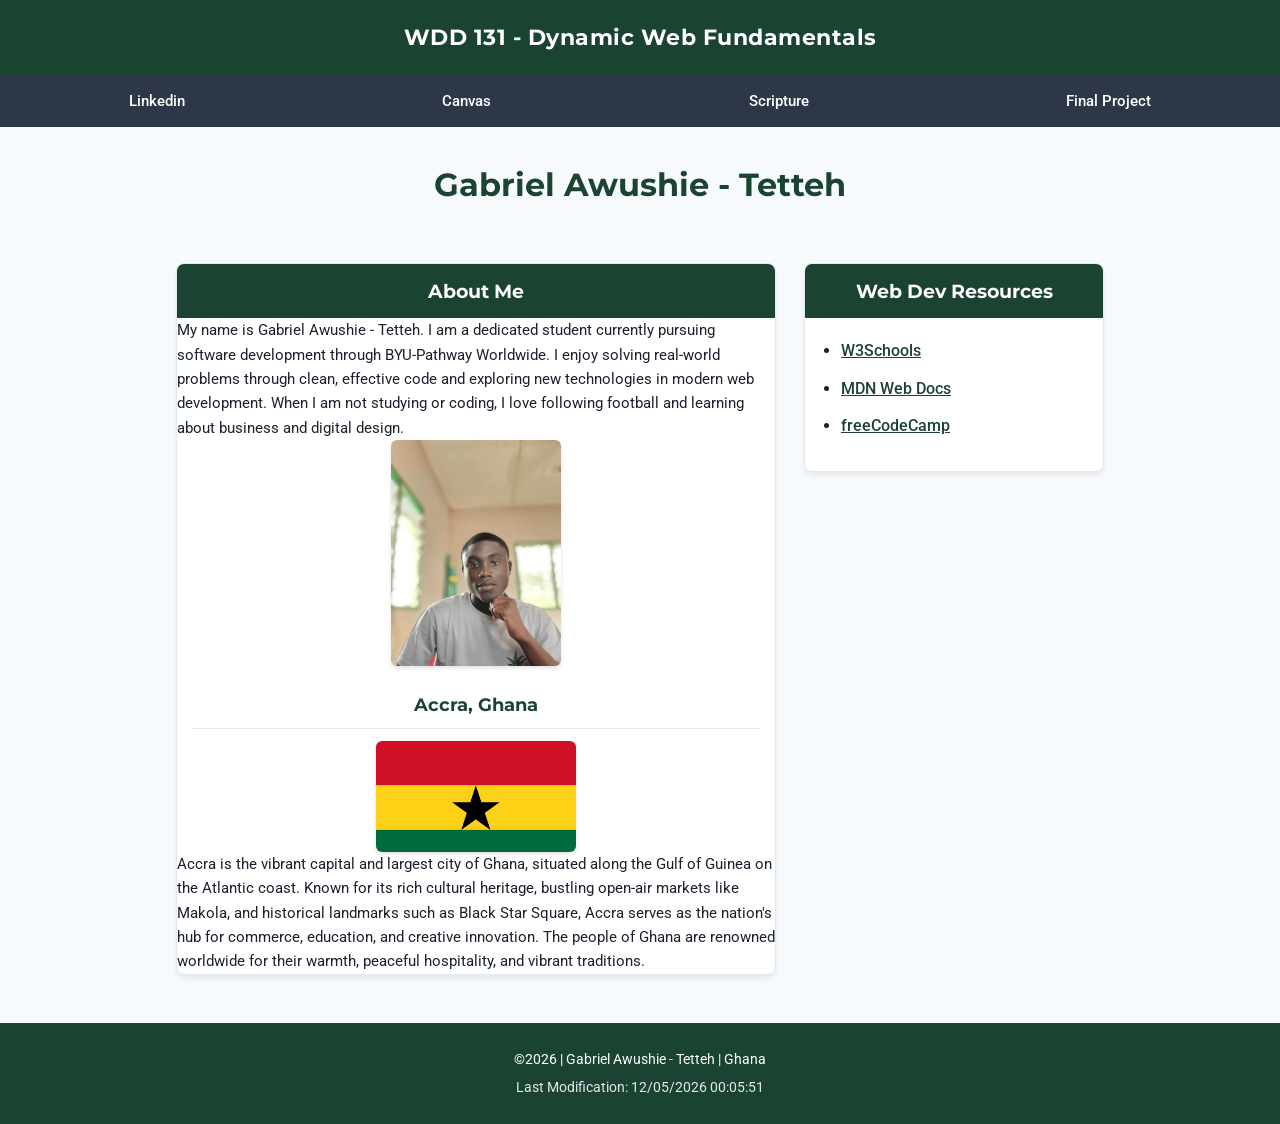
<file: index.html>
<!DOCTYPE html>
<html lang="en">

<head>
    <meta charset="UTF-8">
    <meta name="viewport" content="width=device-width, initial-scale=1.0">
    <meta name="description" content="Gabriel Awushie - Tetteh | WDD131 - Dynamic Web Fundamentals | Landing Page">
    <meta name="author" content="Gabriel Awushie - Tetteh">
    <title>"WDD 131 - Dynamic Web Fundamentals - Gabriel Awushie - Tetteh</title>
    <link rel="stylesheet" href="styles/base.css">
    <script src="scripts/getdates.js" defer></script>
    <link rel="preconnect" href="https://fonts.googleapis.com">
    <link rel="preconnect" href="https://fonts.gstatic.com" crossorigin>
    <link
        href="https://fonts.googleapis.com/css2?family=Montserrat:wght@500;700&family=Roboto:wght@400;500&display=swap"
        rel="stylesheet">
</head>

<body>
    <header>
        <span id="course-title">WDD 131 - Dynamic Web Fundamentals</span>
        <nav>
            <a href="https://www.linkedin.com">Linkedin</a>
            <a href="https://byupw.instructure.com/">Canvas</a>
            <a href="https://www.churchofjesuschrist.org/study/scriptures">Scripture</a>
            <a href="#">Final Project</a>
        </nav>
    </header>
    <main>
        <h1>Gabriel Awushie - Tetteh</h1>
        <section class="card">
            <h2>About Me</h2>
            <p>
                My name is Gabriel Awushie - Tetteh. I am a dedicated student currently pursuing software
                development through BYU-Pathway Worldwide. I enjoy solving real-world problems through clean,
                effective code and exploring new technologies in modern web development. When I am not studying
                or coding, I love following football and learning about business and digital design.
            </p>
            <img src="images/profile.webp" alt="Portrait of Gabriel Awushie - Tetteh">

            <h3>Accra, Ghana</h3>
            <img src="images/flag.jpeg" alt="Official Flag of Ghana">
            
            <p>
                Accra is the vibrant capital and largest city of Ghana, situated along the Gulf of Guinea on
                the Atlantic coast. Known for its rich cultural heritage, bustling open-air markets like Makola,
                and historical landmarks such as Black Star Square, Accra serves as the nation's hub for commerce,
                education, and creative innovation. The people of Ghana are renowned worldwide for their warmth,
                peaceful hospitality, and vibrant traditions.
            </p>
            
        </section>
        <section class="card">
            <h2>Web Dev Resources</h2>
            <ul>
                <li><a href="https://www.w3schools.com/" target="_blank">W3Schools</a></li>
                <li><a href="https://developer.mozilla.org/en-US/" target="_blank">MDN Web Docs</a></li>
                <li><a href="https://www.freecodecamp.org/" target="_blank">freeCodeCamp</a></li>
            </ul>
        </section>


    </main>
    <footer>
        <p>&copy;<span id="currentyear"></span> | Gabriel Awushie - Tetteh | Ghana</p>
        <p id="lastModified"></p>
    </footer>



</body>

</html>
</file>
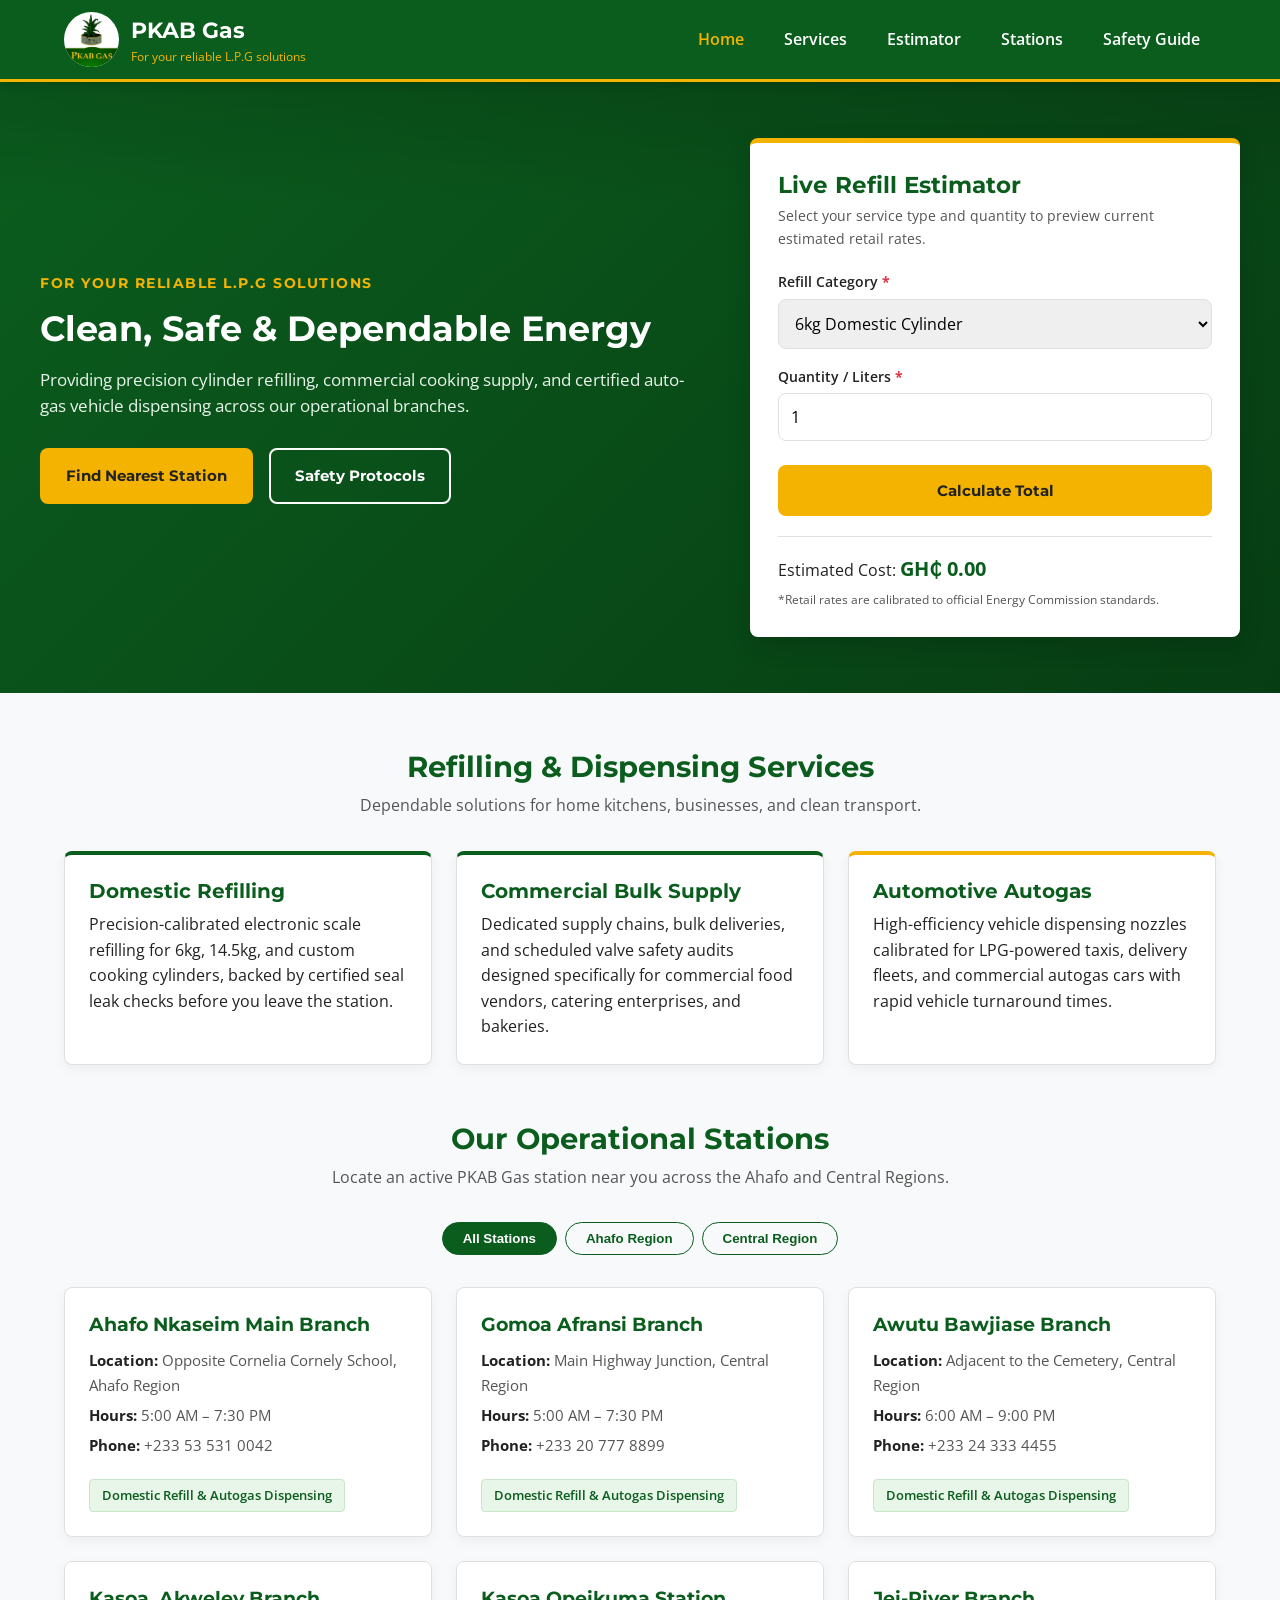
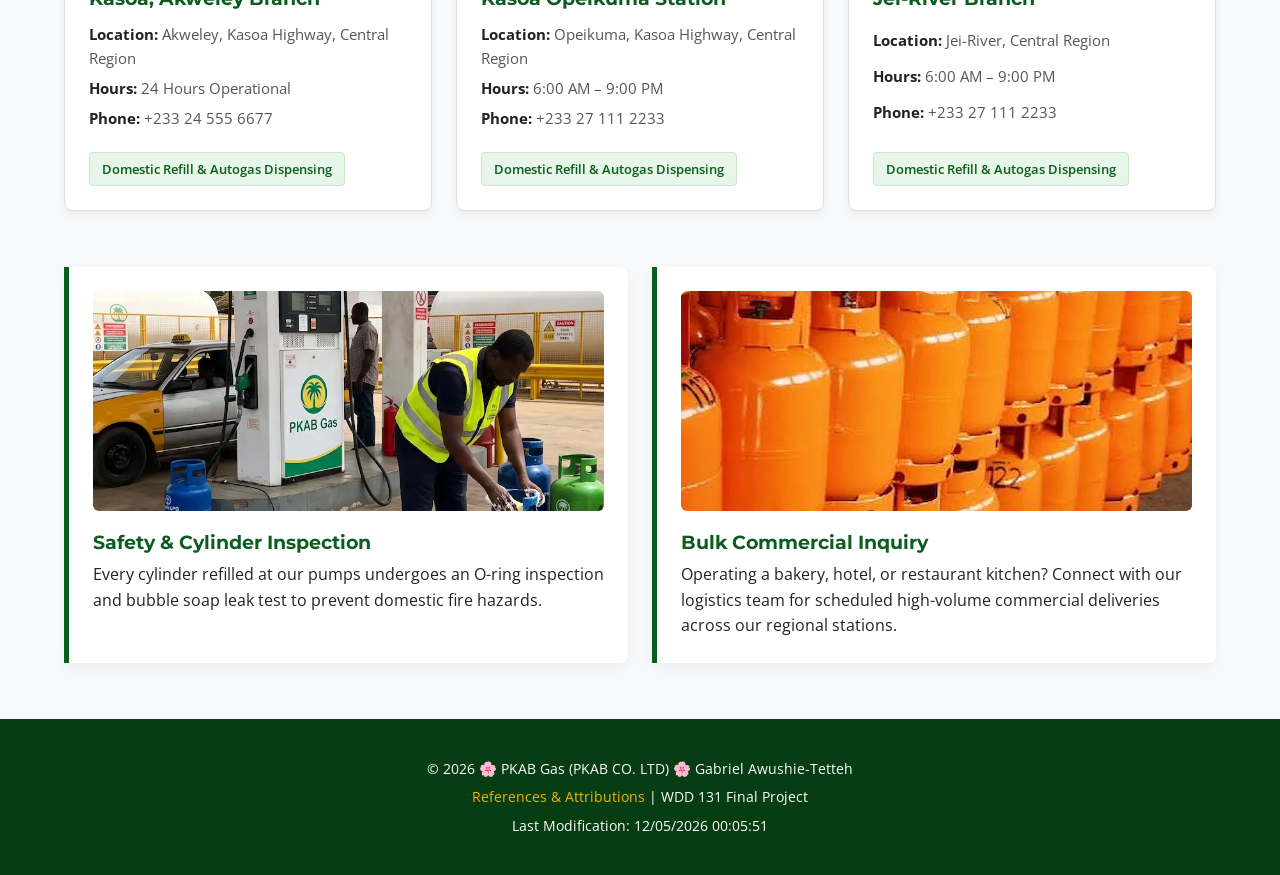
<file: project/index.html>
<!DOCTYPE html>
<html lang="en">

<head>
    <meta charset="UTF-8">
    <meta name="viewport" content="width=device-width, initial-scale=1.0">
    <title>PKAB Gas — Reliable Domestic, Commercial &amp; Autogas LPG Solutions</title>
    <meta name="description"
        content="PKAB Gas is a premier LPG dispensing company in Ghana offering precision cylinder refilling, commercial supply, and autogas across Ahafo and Central Regions.">
    <meta name="author" content="Gabriel Awushie-Tetteh">

    <!-- Typography: Montserrat (Headings) & Open Sans (Body) -->
    <link rel="preconnect" href="https://fonts.googleapis.com">
    <link rel="preconnect" href="https://fonts.gstatic.com" crossorigin>
    <link rel="stylesheet"
        href="https://fonts.googleapis.com/css2?family=Montserrat:wght@600;700&family=Open+Sans:wght@400;600&display=swap">

    <!-- Core Stylesheet and Deferred Script -->
    <link rel="stylesheet" href="styles/project.css">
    <script src="scripts/project.js" defer></script>
</head>

<body>

    <!-- Site Header & Navigation -->
    <header>
        <div class="header-container">
            <a href="index.html" class="brand-link">
                <img src="images/pkabgas-logo.jpg" alt="PKAB Gas Official Logo" class="brand-logo" width="55"
                    height="55">
                <div class="brand-text">
                    <span class="brand-title">PKAB Gas</span>
                    <small class="brand-tagline">For your reliable L.P.G solutions</small>
                </div>
            </a>

            <!-- Mobile Hamburger Menu Button -->
            <button id="menu-toggle" aria-label="Toggle navigation menu" aria-expanded="false">
                <span></span>
                <span></span>
                <span></span>
            </button>

            <!-- Primary Navigation Links -->
            <nav id="primary-nav">
                <ul>
                    <li><a href="index.html" class="active">Home</a></li>
                    <li><a href="#services">Services</a></li>
                    <li><a href="#calculator">Estimator</a></li>
                    <li><a href="#stations">Stations</a></li>
                    <li><a href="safety.html">Safety Guide</a></li>
                </ul>
            </nav>
        </div>
    </header>

    <main>
        <!-- Hero Banner & Interactive Estimator Grid Row -->
        <section class="hero-wrapper">
            <div class="hero-container">

                <!-- Left Column: Branding, Value Statement & Action Buttons -->
                <div class="hero-content">
                    <span class="hero-slogan">For your reliable L.P.G solutions</span>
                    <h1>Clean, Safe &amp; Dependable Energy</h1>
                    <p>Providing precision cylinder refilling, commercial cooking supply, and certified auto-gas vehicle
                        dispensing across our operational branches.</p>
                    <div class="hero-buttons">
                        <a href="#stations" class="btn btn-accent">Find Nearest Station</a>
                        <a href="safety.html" class="btn btn-outline">Safety Protocols</a>
                    </div>
                </div>

                <!-- Right Column: Live Refill Estimator Form (Meets Rubric Criteria 8 & 15) -->
                <div id="calculator" class="calc-card">
                    <h2>Live Refill Estimator</h2>
                    <p class="calc-intro">Select your service type and quantity to preview current estimated retail
                        rates.</p>

                    <form id="refill-form" method="get" action="#calculator">
                        <fieldset>
                            <legend>LPG Price Calculator</legend>

                            <div class="form-group">
                                <label for="service-type">Refill Category <span class="required">*</span></label>
                                <select id="service-type" name="serviceType" required>
                                    <option value="" disabled>-- Select Category --</option>
                                    <option value="6kg" selected>6kg Domestic Cylinder</option>
                                    <option value="14kg">14.5kg Domestic Cylinder</option>
                                    <option value="50kg">50kg Commercial Cylinder</option>
                                    <option value="autogas">Automotive Autogas (Per Liter)</option>
                                </select>
                            </div>

                            <div class="form-group">
                                <label for="quantity">Quantity / Liters <span class="required">*</span></label>
                                <input type="number" id="quantity" name="quantity" min="1" max="500" value="1" required>
                            </div>

                            <button type="submit" id="calc-btn" class="btn btn-accent">Calculate Total</button>
                        </fieldset>
                    </form>

                    <div id="calc-result" class="calc-result" aria-live="polite">
                        <p>Estimated Cost: <strong id="result-cost">GH₵ 0.00</strong></p>
                        <small>*Retail rates are calibrated to official Energy Commission standards.</small>
                    </div>
                </div>

            </div>
        </section>

        <!-- Services Section -->
        <section id="services" class="services-section">
            <h2>Refilling &amp; Dispensing Services</h2>
            <p class="section-desc">Dependable solutions for home kitchens, businesses, and clean transport.</p>

            <div class="services-grid">
                <article class="service-card">
                    <h3>Domestic Refilling</h3>
                    <p>Precision-calibrated electronic scale refilling for 6kg, 14.5kg, and custom cooking cylinders,
                        backed by certified seal leak checks before you leave the station.</p>
                </article>

                <article class="service-card">
                    <h3>Commercial Bulk Supply</h3>
                    <p>Dedicated supply chains, bulk deliveries, and scheduled valve safety audits designed specifically
                        for commercial food vendors, catering enterprises, and bakeries.</p>
                </article>

                <article class="service-card highlight-card">
                    <h3>Automotive Autogas</h3>
                    <p>High-efficiency vehicle dispensing nozzles calibrated for LPG-powered taxis, delivery fleets, and
                        commercial autogas cars with rapid vehicle turnaround times.</p>
                </article>
            </div>
        </section>

        <!-- Operational Branches & Interactive Filter Section -->
        <section id="stations" class="branches-section">
            <h2>Our Operational Stations</h2>
            <p class="section-desc">Locate an active PKAB Gas station near you across the Ahafo and Central Regions.</p>

            <!-- Region Filter Buttons (Meets Rubric Criteria 9, 10, 11, 13) -->
            <div class="filter-controls" role="group" aria-label="Filter stations by region">
                <button type="button" class="filter-btn active" data-filter="all">All Stations</button>
                <button type="button" class="filter-btn" data-filter="Ahafo Region">Ahafo Region</button>
                <button type="button" class="filter-btn" data-filter="Central Region">Central Region</button>
            </div>

            <!-- Station Cards Container Injected by JavaScript -->
            <div id="branch-grid" class="branches-grid" aria-live="polite">
                <!-- Rendered dynamically by project.js -->
            </div>
        </section>

        <!-- Callout & Safety Overview Row (Meets Rubric Criterion 7: Native Lazy Loading) -->
        <!-- Callout & Safety Overview Row (Meets Rubric Criterion 7: Native Lazy Loading) -->
        <section class="callout-row">
            <div class="callout-box">
                <img src="images/pkab-forecourt.webp"
                    alt="PKAB Gas forecourt attendant performing soapy water bubble leak test on domestic cylinder scale"
                    loading="lazy" width="800" height="450">
                <h3>Safety &amp; Cylinder Inspection</h3>
                <p>Every cylinder refilled at our pumps undergoes an O-ring inspection and bubble soap leak test to prevent
                    domestic fire hazards.</p>
            </div>
        
            <div class="callout-box">
                <img src="images/bulk.webp" alt="PKAB Gas commercial bulk LPG delivery and storage supply for businesses"
                    loading="lazy" width="800" height="450">
                <h3>Bulk Commercial Inquiry</h3>
                <p>Operating a bakery, hotel, or restaurant kitchen? Connect with our logistics team for scheduled high-volume
                    commercial deliveries across our regional stations.</p>
            </div>
        </section>
    </main>

    <!-- Site Footer -->
    <footer>
        <div class="footer-container">
            <p>&copy; <span id="currentyear">2026</span> 🌸 PKAB Gas (PKAB CO. LTD) 🌸 Gabriel Awushie-Tetteh</p>
            <p><a href="references.html">References &amp; Attributions</a> | WDD 131 Final Project</p>
            <p id="lastModified"></p>
        </div>
    </footer>

</body>

</html>
</file>
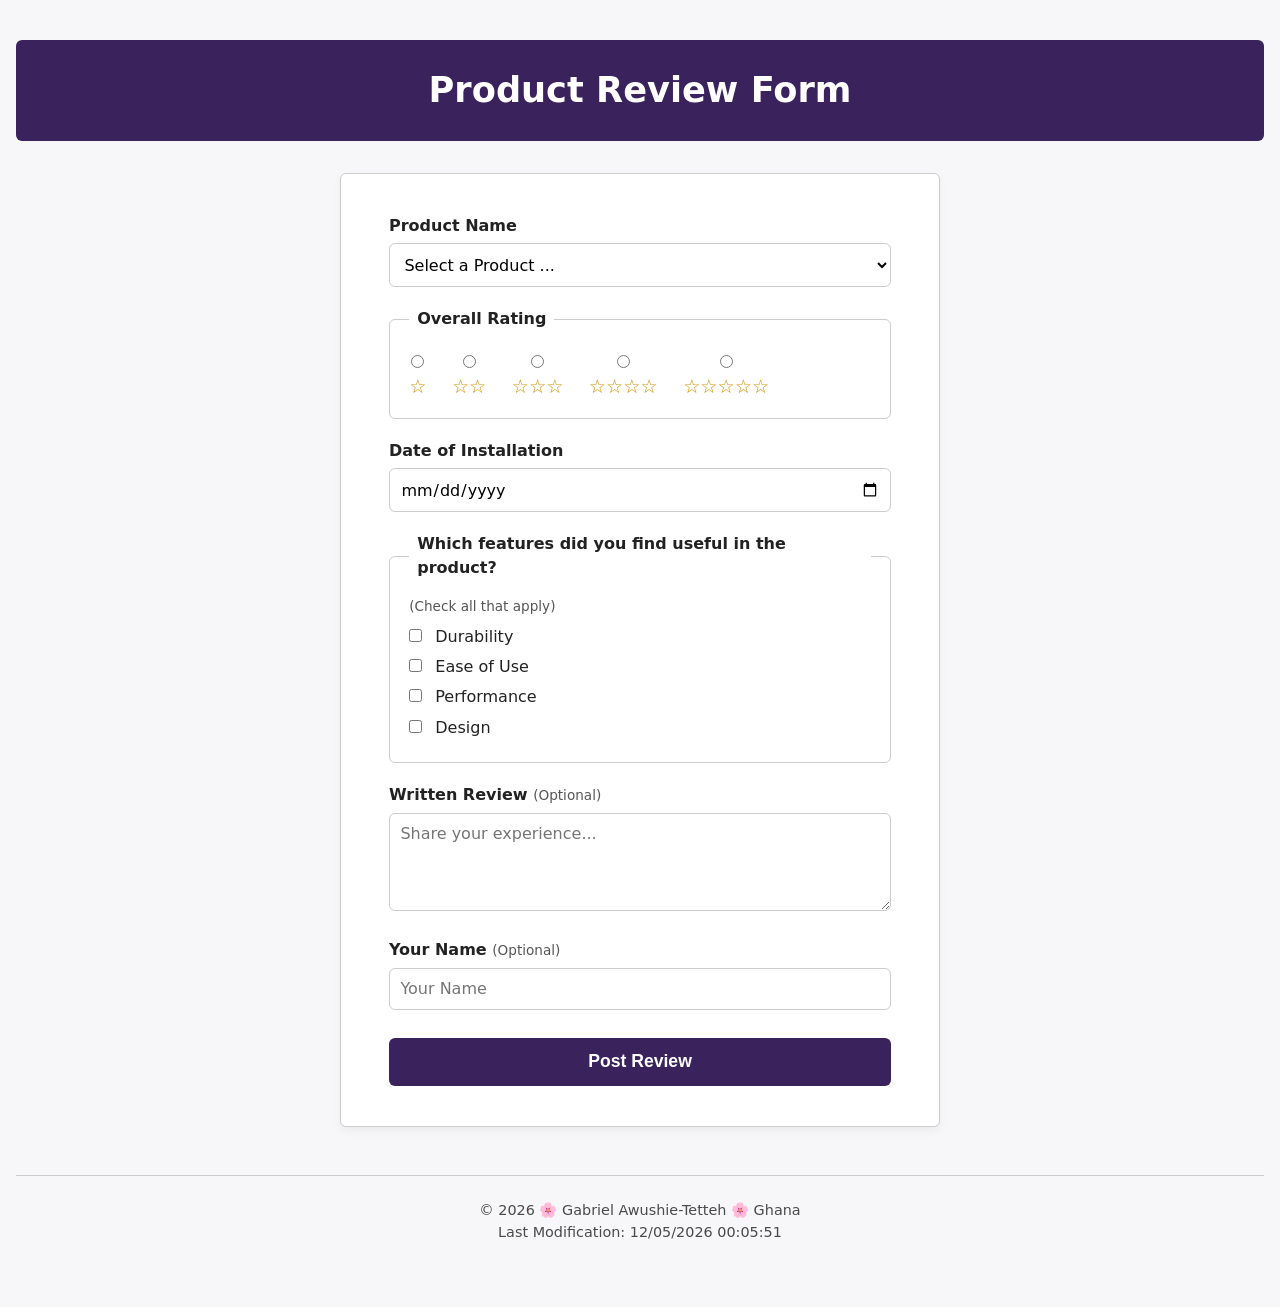
<file: form.html>
<!DOCTYPE html>
<html lang="en">

<head>
    <meta charset="UTF-8">
    <meta name="viewport" content="width=device-width, initial-scale=1.0">
    <title>Product Review Form - Gabriel Awushie-Tetteh | WDD131</title>
    <meta name="description"
        content="Product review form allowing users to select products, provide star ratings, installation dates, and written feedback.">
    <meta name="author" content="Gabriel Awushie-Tetteh">
    <link rel="stylesheet" href="styles/form.css">
    <script src="scripts/form.js" defer></script>
</head>

<body>
    <header>
        <h1>Product Review Form</h1>
    </header>

    <main>
        <form method="get" action="review.html">

            <!-- 1. Product Name -->
            <label for="productName">Product Name</label>
            <select id="productName" name="productName" required>
                <option value="" disabled selected>Select a Product ...</option>
                <!-- Dynamic options populated by form.js -->
            </select>

            <!-- 2. Overall Rating -->
            <fieldset class="rating-fieldset">
                <legend>Overall Rating</legend>
                <div class="stars">
                    <label for="star1">
                        <input type="radio" id="star1" name="rating" value="1" required>
                        &star;
                    </label>
                    <label for="star2">
                        <input type="radio" id="star2" name="rating" value="2" required>
                        &star;&star;
                    </label>
                    <label for="star3">
                        <input type="radio" id="star3" name="rating" value="3" required>
                        &star;&star;&star;
                    </label>
                    <label for="star4">
                        <input type="radio" id="star4" name="rating" value="4" required>
                        &star;&star;&star;&star;
                    </label>
                    <label for="star5">
                        <input type="radio" id="star5" name="rating" value="5" required>
                        &star;&star;&star;&star;&star;
                    </label>
                </div>
            </fieldset>

            <!-- 3. Date of Installation -->
            <label for="installDate">Date of Installation</label>
            <input type="date" id="installDate" name="installDate" required>

            <!-- 4. Useful Features -->
            <fieldset class="features-fieldset">
                <legend>Which features did you find useful in the product?</legend>
                <p class="subtext">(Check all that apply)</p>
                <label for="feature-durability">
                    <input type="checkbox" id="feature-durability" name="features" value="durability">
                    Durability
                </label>
                <label for="feature-ease">
                    <input type="checkbox" id="feature-ease" name="features" value="ease_of_use">
                    Ease of Use
                </label>
                <label for="feature-performance">
                    <input type="checkbox" id="feature-performance" name="features" value="performance">
                    Performance
                </label>
                <label for="feature-design">
                    <input type="checkbox" id="feature-design" name="features" value="design">
                    Design
                </label>
            </fieldset>

            <!-- 5. Written Review -->
            <label for="review">Written Review <span class="optional">(Optional)</span></label>
            <textarea id="review" name="review" rows="4" placeholder="Share your experience..."></textarea>

            <!-- 6. User Name -->
            <label for="userName">Your Name <span class="optional">(Optional)</span></label>
            <input type="text" id="userName" name="userName" placeholder="Your Name">

            <!-- 7. Submit Button -->
            <input type="submit" value="Post Review">
        </form>
    </main>

    <footer>
        <p>&copy; <span id="currentyear">2026</span> 🌸 Gabriel Awushie-Tetteh 🌸 Ghana</p>
        <p id="lastModified"></p>
    </footer>
</body>

</html>
</file>
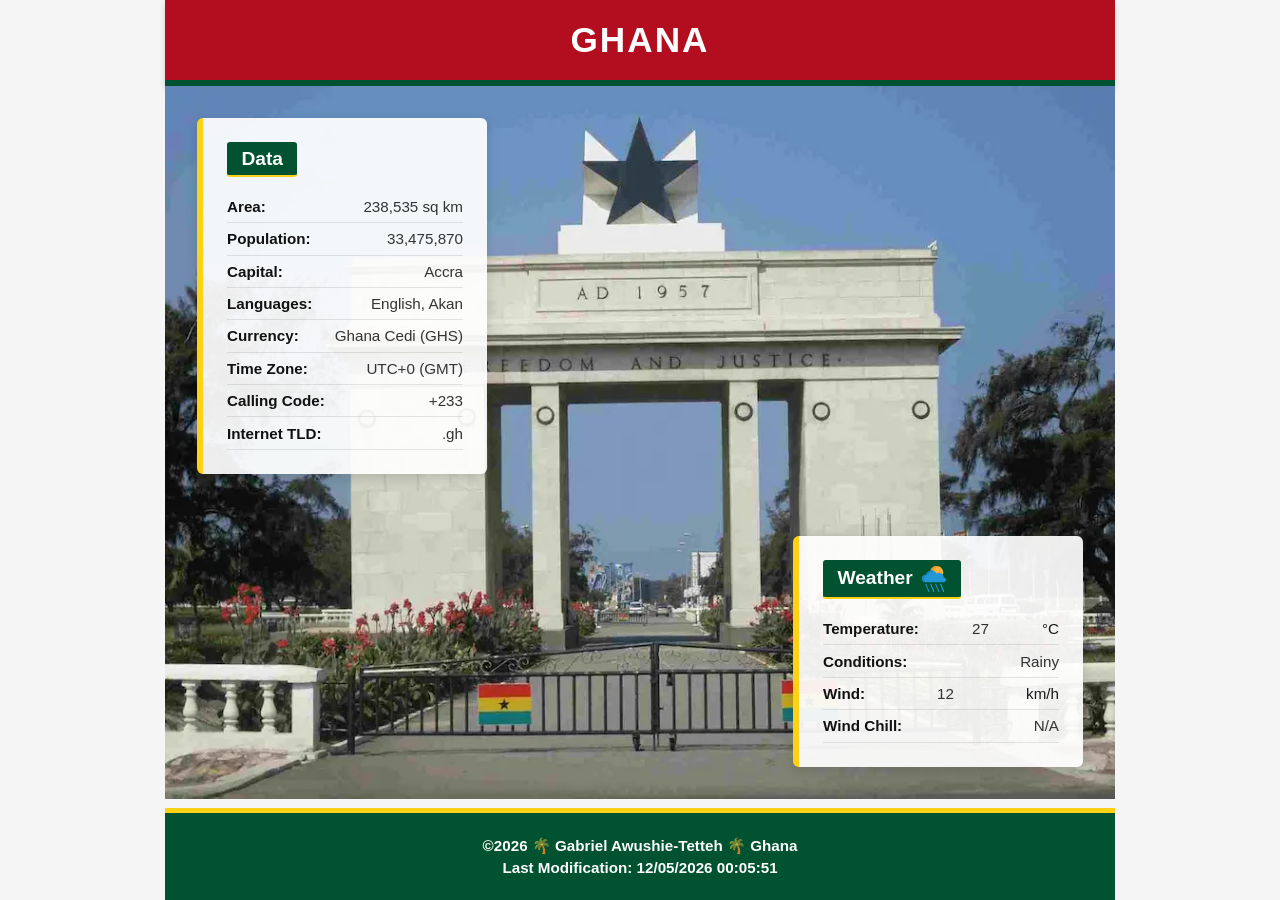
<file: place.html>
<!DOCTYPE html>
<html lang="en">

<head>
    <meta charset="UTF-8">
    <meta name="viewport" content="width=device-width, initial-scale=1.0">
    <title>Ghana Country Page - WDD 131</title>
    <meta name="description"
        content="Explore key demographic facts, geographic data, and current local weather conditions for Ghana, West Africa.">
    <meta name="author" content="Gabriel Awushie-Tetteh">
    <link rel="stylesheet" href="styles/place.css">
    <script src="scripts/place.js" defer></script>
</head>

<body>

    <header>
        <h1>Ghana</h1>
    </header>

    <main>
        <div class="hero">
            <picture>
                <source srcset="images/hero-large.webp" media="(min-width: 900px)">
                <source srcset="images/hero-medium.webp" media="(min-width: 550px)">
                <img src="images/hero-small.webp" alt="Scenic view of Ghana" width="500" height="300">
            </picture>

            <section class="card data-card">
                <h2>Data</h2>
                <ul class="stats-list">
                    <li><span class="label">Area:</span> <span class="value">238,535 sq km</span></li>
                    <li><span class="label">Population:</span> <span class="value">33,475,870</span></li>
                    <li><span class="label">Capital:</span> <span class="value">Accra</span></li>
                    <li><span class="label">Languages:</span> <span class="value">English, Akan</span></li>
                    <li><span class="label">Currency:</span> <span class="value">Ghana Cedi (GHS)</span></li>
                    <li><span class="label">Time Zone:</span> <span class="value">UTC+0 (GMT)</span></li>
                    <li><span class="label">Calling Code:</span> <span class="value">+233</span></li>
                    <li><span class="label">Internet TLD:</span> <span class="value">.gh</span></li>
                </ul>
            </section>

            <section class="card weather-card">
                <h2 class="weather-title">Weather</h2>
                <div class="weather-icon-mobile">
                    <img src="images/weather.svg" alt="Weather icon" width="48" height="48">
                </div>
                <ul class="stats-list">
                    <li><span class="label">Temperature:</span> <span class="value" id="temp">27</span> &deg;C</li>
                    <li><span class="label">Conditions:</span> <span class="value">Rainy</span></li>
                    <li><span class="label">Wind:</span> <span class="value" id="wind-speed">12</span> km/h</li>
                    <li><span class="label">Wind Chill:</span> <span class="value" id="wind-chill">N/A</span></li>
                </ul>
            </section>
        </div>
    </main>

    <footer>
        <p>&copy;<span id="current-year"></span> 🌴 Gabriel Awushie-Tetteh 🌴 Ghana</p>
        <p id="last-modified"></p>
    </footer>

</body>

</html>
</file>
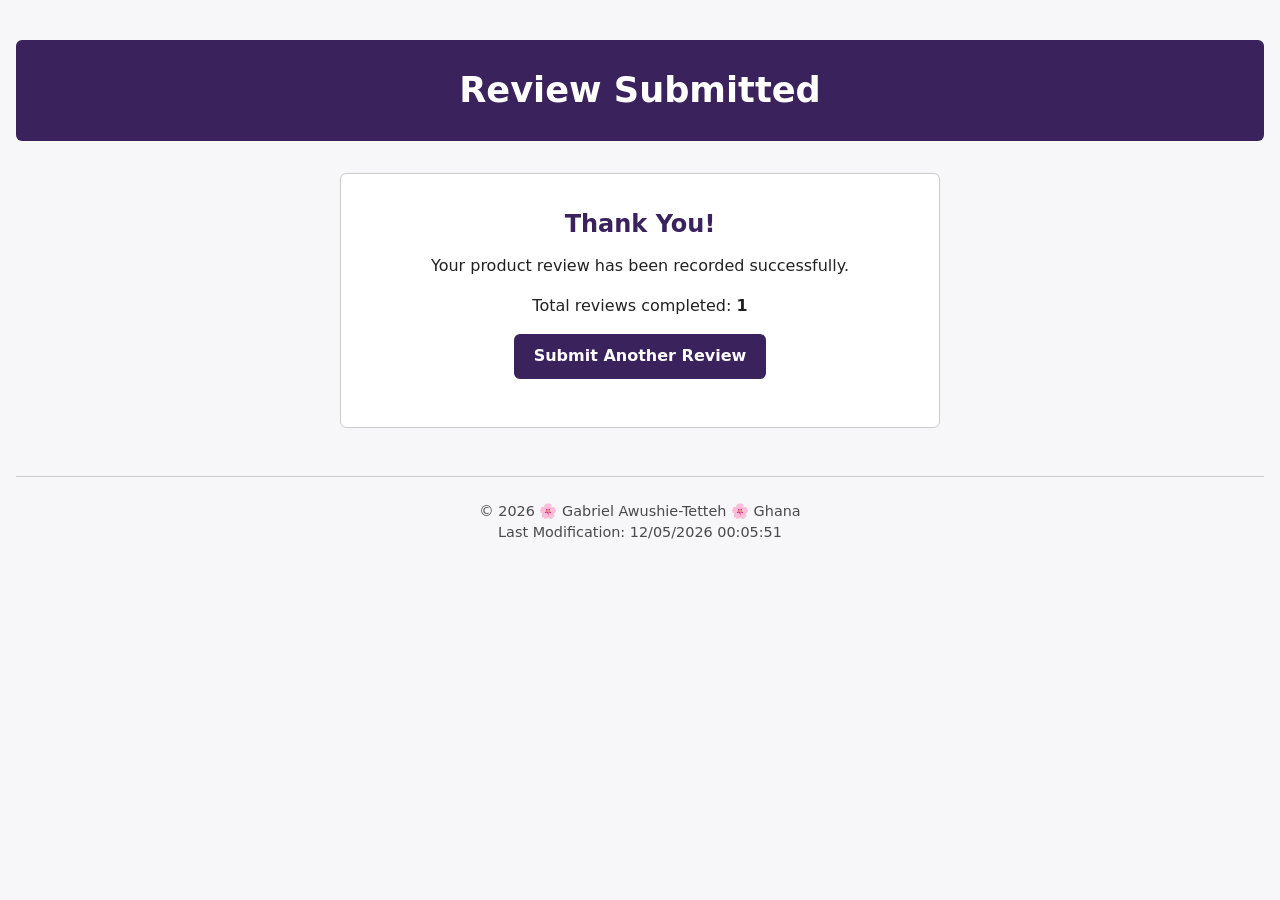
<file: review.html>
<!DOCTYPE html>
<html lang="en">

<head>
    <meta charset="UTF-8">
    <meta name="viewport" content="width=device-width, initial-scale=1.0">
    <title>Review Confirmation - Gabriel Awushie-Tetteh | WDD131</title>
    <meta name="description"
        content="Confirmation page acknowledging user product review submission with localStorage review count tracking.">
    <meta name="author" content="Gabriel Awushie-Tetteh">
    <link rel="stylesheet" href="styles/form.css">
    <script src="scripts/review.js" defer></script>
</head>

<body>
    <header>
        <h1>Review Submitted</h1>
    </header>

    <main>
        <section class="confirmation-card">
            <h2>Thank You!</h2>
            <p>Your product review has been recorded successfully.</p>
            <p>Total reviews completed: <strong id="reviewCount">0</strong></p>
            <p><a href="form.html" class="cta-link">Submit Another Review</a></p>
        </section>
    </main>

    <footer>
        <p>&copy; <span id="currentyear">2026</span> 🌸 Gabriel Awushie-Tetteh 🌸 Ghana</p>
        <p id="lastModified"></p>
    </footer>
</body>

</html>
</file>
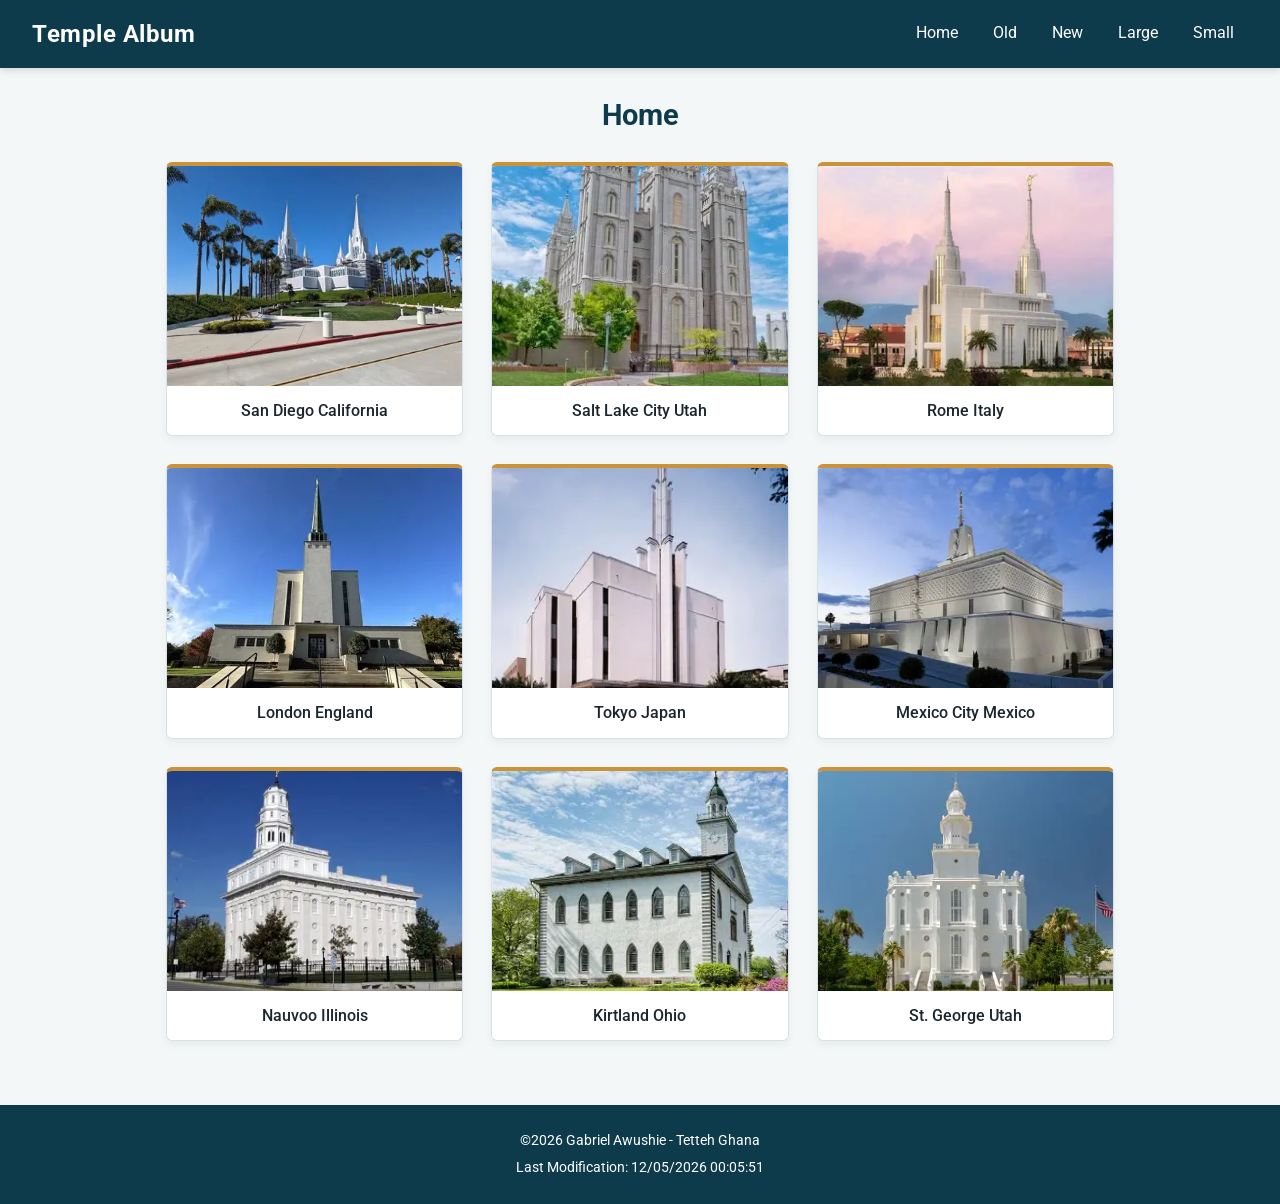
<file: temples.html>
<!DOCTYPE html>
<html lang="en">
<head>
    <meta charset="UTF-8">
    <meta name="viewport" content="width=device-width, initial-scale=1.0">
    <meta name="description" content="Gabriel Awushie - Tetteh | WDD131 - Dynamic Web Fundamentals | Landing Page">
    <meta name="author" content="Gabriel Awushie - Tetteh">
    <title>Temples Album</title>
    <link rel="stylesheet" href="styles/temples.css">
    <link rel="stylesheet" href="styles/temples-large.css">
    <link rel="preconnect" href="https://fonts.googleapis.com">
    <link rel="preconnect" href="https://fonts.gstatic.com" crossorigin>
    <link href="https://fonts.googleapis.com/css2?family=Roboto:wght@300;400;700&display=swap" rel="stylesheet">
    <script src="scripts/temples.js" defer></script>
</head>

<body>
<header>
    <div class="header-bar">
        <span>Temple Album</span>
        <button id="menu" aria-label="Menu"></button>
    </div>
    <nav>
        <ul>
            <li><a href="#">Home</a></li>
            <li><a href="#">Old</a></li>
            <li><a href="#">New</a></li>
            <li><a href="#">Large</a></li>
            <li><a href="#">Small</a></li>
        </ul>
    </nav>
</header>
    <main>
        <h1>Home</h1>
        <div class="gallery"> <!-- a wrapper makes grid/flex layout much easier -->
            <figure>
                <img src="images/temple.webp" alt="San Diego California Temple" loading="lazy">
                <figcaption>San Diego California</figcaption>
            </figure>
            <figure>
                <img src="images/temple2.webp" alt="Salt Lake City Utah Temple" loading="lazy">
                <figcaption>Salt Lake City Utah</figcaption>
            </figure> 
            <figure>
                <img src="images/temple3.webp" alt="Rome Italy Temple" loading="lazy">
                <figcaption>Rome Italy</figcaption>
            </figure>
            <figure>
                <img src="images/temple4.webp" alt="London England Temple" loading="lazy">
                <figcaption>London England</figcaption>
            </figure>
            <figure>
                <img src="images/temple5.webp" alt="Tokyo Japan Temple" loading="lazy">
                <figcaption>Tokyo Japan</figcaption>
            </figure>
            <figure>
                <img src="images/temple6.webp" alt="Mexico City Mexico Temple" loading="lazy">
                <figcaption>Mexico City Mexico</figcaption>    
            </figure>
            <figure>
                <img src="images/temple7.webp" alt="Nauvoo Illinois Temple" loading="lazy">
                <figcaption>Nauvoo Illinois</figcaption>
            </figure>
            <figure>
                <img src="images/temple8.webp" alt="Kirtland Ohio Temple" loading="lazy">
                <figcaption>Kirtland Ohio</figcaption>  
            </figure>
            <figure>    
                <img src="images/temple9.webp" alt="St. George Utah Temple" loading="lazy">
                <figcaption>St. George Utah</figcaption>    
            </figure>
        </div>
    </main>
    <footer>
        <p>&copy;<span id="currentyear"></span> Gabriel Awushie - Tetteh Ghana</p>
        <p id="lastModified"></p>
    </footer>
</body>
</html>
</file>
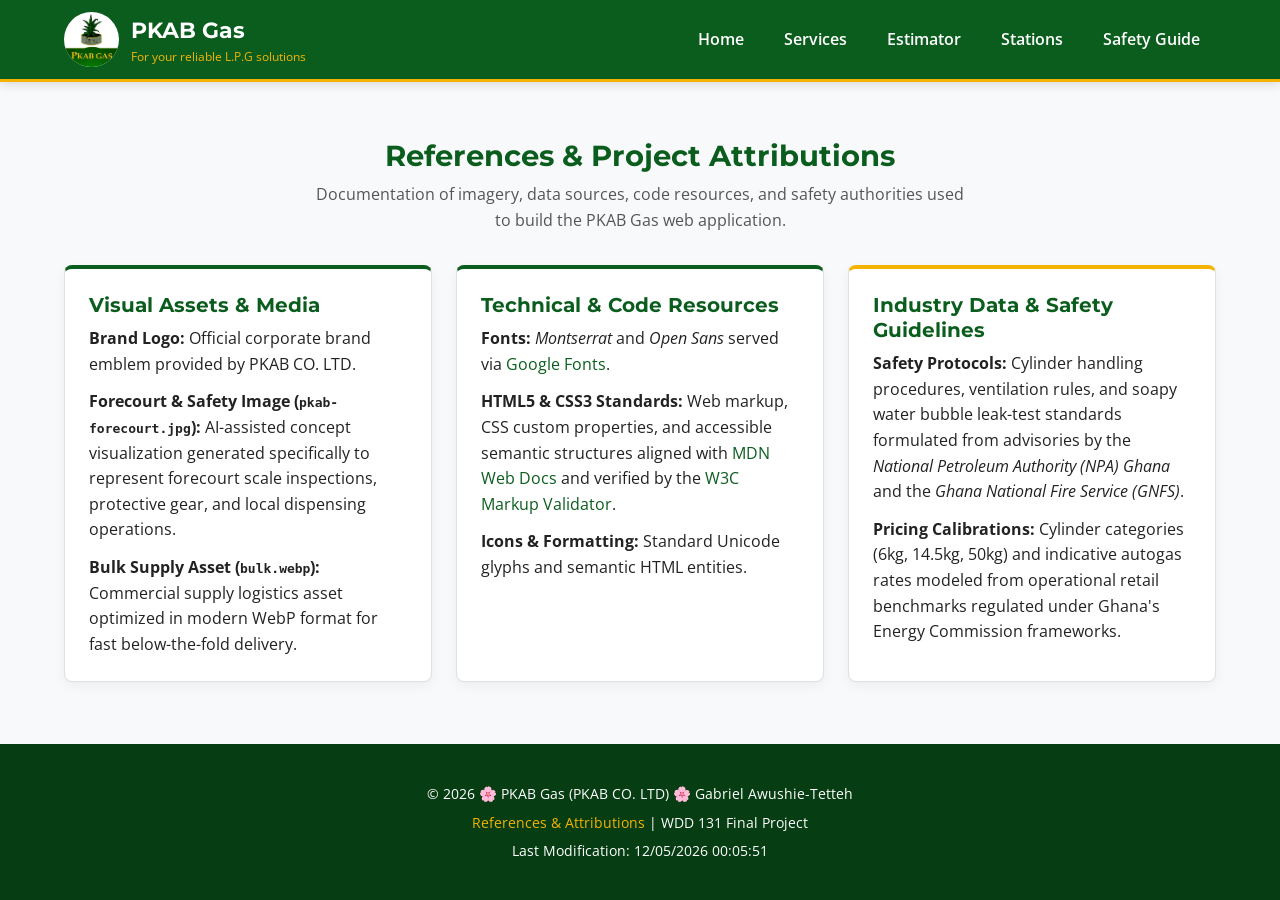
<file: project/references.html>
<!DOCTYPE html>
<html lang="en">

<head>
    <meta charset="UTF-8">
    <meta name="viewport" content="width=device-width, initial-scale=1.0">
    <title>References &amp; Attributions — PKAB Gas</title>
    <meta name="description"
        content="Attributions, data sources, and image credits for the PKAB Gas WDD 131 web project.">
    <meta name="author" content="Gabriel Awushie-Tetteh">

    <!-- Typography: Montserrat & Open Sans -->
    <link rel="preconnect" href="https://fonts.googleapis.com">
    <link rel="preconnect" href="https://fonts.gstatic.com" crossorigin>
    <link rel="stylesheet"
        href="https://fonts.googleapis.com/css2?family=Montserrat:wght@600;700&family=Open+Sans:wght@400;600&display=swap">

    <!-- Core Stylesheet and Deferred Script -->
    <link rel="stylesheet" href="styles/project.css">
    <script src="scripts/project.js" defer></script>
</head>

<body>

    <!-- Site Header & Navigation -->
    <header>
        <div class="header-container">
            <a href="index.html" class="brand-link">
                <img src="images/pkabgas-logo.jpg" alt="PKAB Gas Official Logo" class="brand-logo" width="55"
                    height="55">
                <div class="brand-text">
                    <span class="brand-title">PKAB Gas</span>
                    <small class="brand-tagline">For your reliable L.P.G solutions</small>
                </div>
            </a>

            <!-- Mobile Hamburger Toggle Button -->
            <button id="menu-toggle" aria-label="Toggle navigation menu" aria-expanded="false">
                <span></span>
                <span></span>
                <span></span>
            </button>

            <!-- Primary Navigation Links -->
            <nav id="primary-nav">
                <ul>
                    <li><a href="index.html">Home</a></li>
                    <li><a href="index.html#services">Services</a></li>
                    <li><a href="index.html#calculator">Estimator</a></li>
                    <li><a href="index.html#stations">Stations</a></li>
                    <li><a href="safety.html">Safety Guide</a></li>
                </ul>
            </nav>
        </div>
    </header>

    <main>
        <section id="references-section">
            <h2>References &amp; Project Attributions</h2>
            <p class="section-desc">Documentation of imagery, data sources, code resources, and safety authorities used
                to build the PKAB Gas web application.</p>

            <div class="services-grid">
                <!-- Visual Assets & Media Credits -->
                <article class="service-card">
                    <h3>Visual Assets &amp; Media</h3>
                    <p><strong>Brand Logo:</strong> Official corporate brand emblem provided by PKAB CO. LTD.</p>
                    <p style="margin-top: 0.75rem;"><strong>Forecourt &amp; Safety Image
                            (<code>pkab-forecourt.jpg</code>):</strong> AI-assisted concept visualization generated
                        specifically to represent forecourt scale inspections, protective gear, and local dispensing
                        operations.</p>
                    <p style="margin-top: 0.75rem;"><strong>Bulk Supply Asset (<code>bulk.webp</code>):</strong>
                        Commercial supply logistics asset optimized in modern WebP format for fast below-the-fold
                        delivery.</p>
                </article>

                <!-- Technical Standards & Development Frameworks -->
                <article class="service-card">
                    <h3>Technical &amp; Code Resources</h3>
                    <p><strong>Fonts:</strong> <em>Montserrat</em> and <em>Open Sans</em> served via <a
                            href="https://fonts.google.com" target="_blank" rel="noopener">Google Fonts</a>.</p>
                    <p style="margin-top: 0.75rem;"><strong>HTML5 &amp; CSS3 Standards:</strong> Web markup, CSS custom
                        properties, and accessible semantic structures aligned with <a
                            href="https://developer.mozilla.org/" target="_blank" rel="noopener">MDN Web Docs</a> and
                        verified by the <a href="https://validator.w3.org/" target="_blank" rel="noopener">W3C Markup
                            Validator</a>.</p>
                    <p style="margin-top: 0.75rem;"><strong>Icons &amp; Formatting:</strong> Standard Unicode glyphs and
                        semantic HTML entities.</p>
                </article>

                <!-- Operational LPG Data & Industry Guidelines -->
                <article class="service-card highlight-card">
                    <h3>Industry Data &amp; Safety Guidelines</h3>
                    <p><strong>Safety Protocols:</strong> Cylinder handling procedures, ventilation rules, and soapy
                        water bubble leak-test standards formulated from advisories by the <em>National Petroleum
                            Authority (NPA) Ghana</em> and the <em>Ghana National Fire Service (GNFS)</em>.</p>
                    <p style="margin-top: 0.75rem;"><strong>Pricing Calibrations:</strong> Cylinder categories (6kg,
                        14.5kg, 50kg) and indicative autogas rates modeled from operational retail benchmarks regulated
                        under Ghana's Energy Commission frameworks.</p>
                </article>
            </div>
        </section>
    </main>

    <!-- Site Footer -->
    <footer>
        <div class="footer-container">
            <p>&copy; <span id="currentyear">2026</span> 🌸 PKAB Gas (PKAB CO. LTD) 🌸 Gabriel Awushie-Tetteh</p>
            <p><a href="references.html">References &amp; Attributions</a> | WDD 131 Final Project</p>
            <p id="lastModified"></p>
        </div>
    </footer>

</body>

</html>
</file>
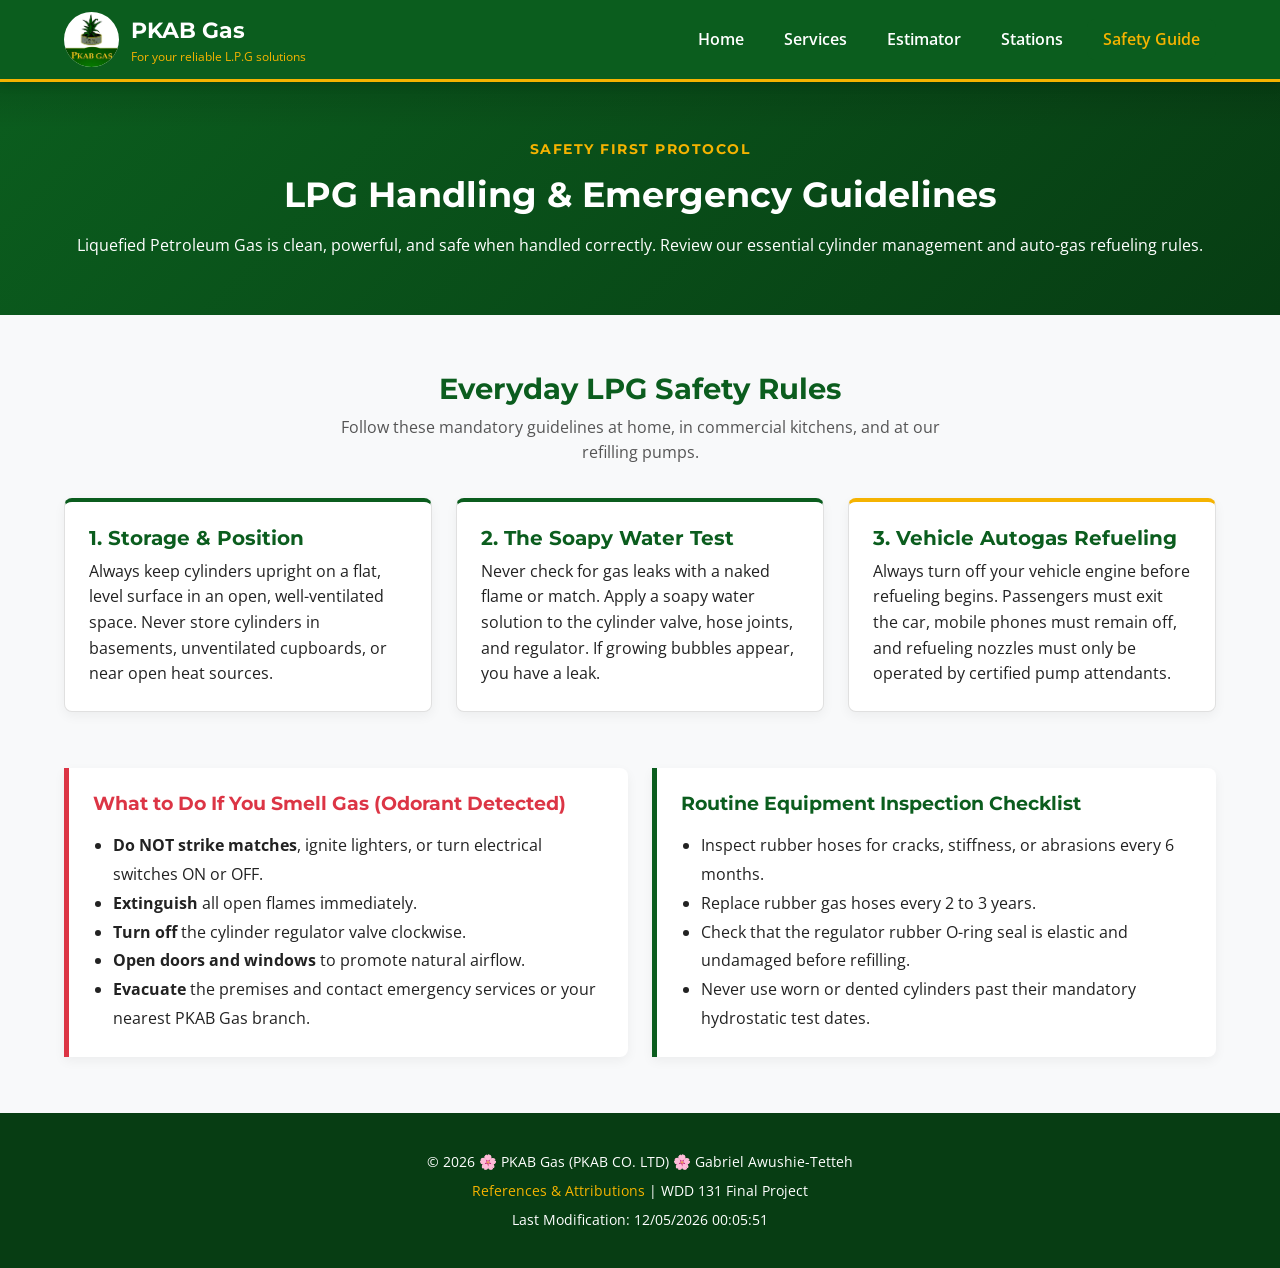
<file: project/safety.html>
<!DOCTYPE html>
<html lang="en">

<head>
    <meta charset="UTF-8">
    <meta name="viewport" content="width=device-width, initial-scale=1.0">
    <title>LPG Safety &amp; Handling Guide — PKAB Gas</title>
    <meta name="description"
        content="Official safety protocols for domestic LPG cylinder storage, bubble leak detection, and vehicle autogas refueling guidelines from PKAB Gas.">
    <meta name="author" content="Gabriel Awushie-Tetteh">

    <link rel="preconnect" href="https://fonts.googleapis.com">
    <link rel="preconnect" href="https://fonts.gstatic.com" crossorigin>
    <link rel="stylesheet"
        href="https://fonts.googleapis.com/css2?family=Montserrat:wght@600;700&family=Open+Sans:wght@400;600&display=swap">

    <link rel="stylesheet" href="styles/project.css">
    <script src="scripts/project.js" defer></script>
</head>

<body>

    <!-- Site Header & Navigation -->
    <header>
        <div class="header-container">
            <a href="index.html" class="brand-link">
                <img src="images/pkabgas-logo.jpg" alt="PKAB Gas Logo" class="brand-logo" width="55" height="55">
                <div class="brand-text">
                    <span class="brand-title">PKAB Gas</span>
                    <small class="brand-tagline">For your reliable L.P.G solutions</small>
                </div>
            </a>

            <button id="menu-toggle" aria-label="Toggle navigation menu" aria-expanded="false">
                <span></span>
                <span></span>
                <span></span>
            </button>

            <nav id="primary-nav">
                <ul>
                    <li><a href="index.html">Home</a></li>
                    <li><a href="index.html#services">Services</a></li>
                    <li><a href="index.html#calculator">Estimator</a></li>
                    <li><a href="index.html#stations">Stations</a></li>
                    <li><a href="safety.html" class="active">Safety Guide</a></li>
                </ul>
            </nav>
        </div>
    </header>

    <main>
        <!-- Safety Hero Banner -->
        <section class="hero-wrapper">
            <div class="hero-container" style="display: block; text-align: center;">
                <span class="hero-slogan">Safety First Protocol</span>
                <h1>LPG Handling &amp; Emergency Guidelines</h1>
                <p>Liquefied Petroleum Gas is clean, powerful, and safe when handled correctly. Review our essential
                    cylinder management and auto-gas refueling rules.</p>
            </div>
        </section>

        <!-- 3-Column Safety Rules Grid -->
        <section id="safety-rules">
            <h2>Everyday LPG Safety Rules</h2>
            <p class="section-desc">Follow these mandatory guidelines at home, in commercial kitchens, and at our
                refilling pumps.</p>

            <div class="services-grid">
                <article class="service-card">
                    <h3>1. Storage &amp; Position</h3>
                    <p>Always keep cylinders upright on a flat, level surface in an open, well-ventilated space. Never
                        store cylinders in basements, unventilated cupboards, or near open heat sources.</p>
                </article>

                <article class="service-card">
                    <h3>2. The Soapy Water Test</h3>
                    <p>Never check for gas leaks with a naked flame or match. Apply a soapy water solution to the
                        cylinder valve, hose joints, and regulator. If growing bubbles appear, you have a leak.</p>
                </article>

                <article class="service-card highlight-card">
                    <h3>3. Vehicle Autogas Refueling</h3>
                    <p>Always turn off your vehicle engine before refueling begins. Passengers must exit the car, mobile
                        phones must remain off, and refueling nozzles must only be operated by certified pump
                        attendants.</p>
                </article>
            </div>
        </section>

        <!-- Emergency Action Checklist -->
        <section class="callout-row" style="margin-top: 1rem;">
            <div class="callout-box" style="border-left-color: #dc3545;">
                <h3 style="color: #dc3545;">What to Do If You Smell Gas (Odorant Detected)</h3>
                <ul style="margin-left: 1.25rem; margin-top: 0.5rem; line-height: 1.8;">
                    <li><strong>Do NOT strike matches</strong>, ignite lighters, or turn electrical switches ON or OFF.
                    </li>
                    <li><strong>Extinguish</strong> all open flames immediately.</li>
                    <li><strong>Turn off</strong> the cylinder regulator valve clockwise.</li>
                    <li><strong>Open doors and windows</strong> to promote natural airflow.</li>
                    <li><strong>Evacuate</strong> the premises and contact emergency services or your nearest PKAB Gas
                        branch.</li>
                </ul>
            </div>

            <div class="callout-box">
                <h3>Routine Equipment Inspection Checklist</h3>
                <ul style="margin-left: 1.25rem; margin-top: 0.5rem; line-height: 1.8;">
                    <li>Inspect rubber hoses for cracks, stiffness, or abrasions every 6 months.</li>
                    <li>Replace rubber gas hoses every 2 to 3 years.</li>
                    <li>Check that the regulator rubber O-ring seal is elastic and undamaged before refilling.</li>
                    <li>Never use worn or dented cylinders past their mandatory hydrostatic test dates.</li>
                </ul>
            </div>
        </section>
    </main>

    <!-- Site Footer -->
    <footer>
        <div class="footer-container">
            <p>&copy; <span id="currentyear">2026</span> 🌸 PKAB Gas (PKAB CO. LTD) 🌸 Gabriel Awushie-Tetteh</p>
            <p><a href="references.html">References &amp; Attributions</a> | WDD 131 Final Project</p>
            <p id="lastModified"></p>
        </div>
    </footer>

</body>

</html>
</file>
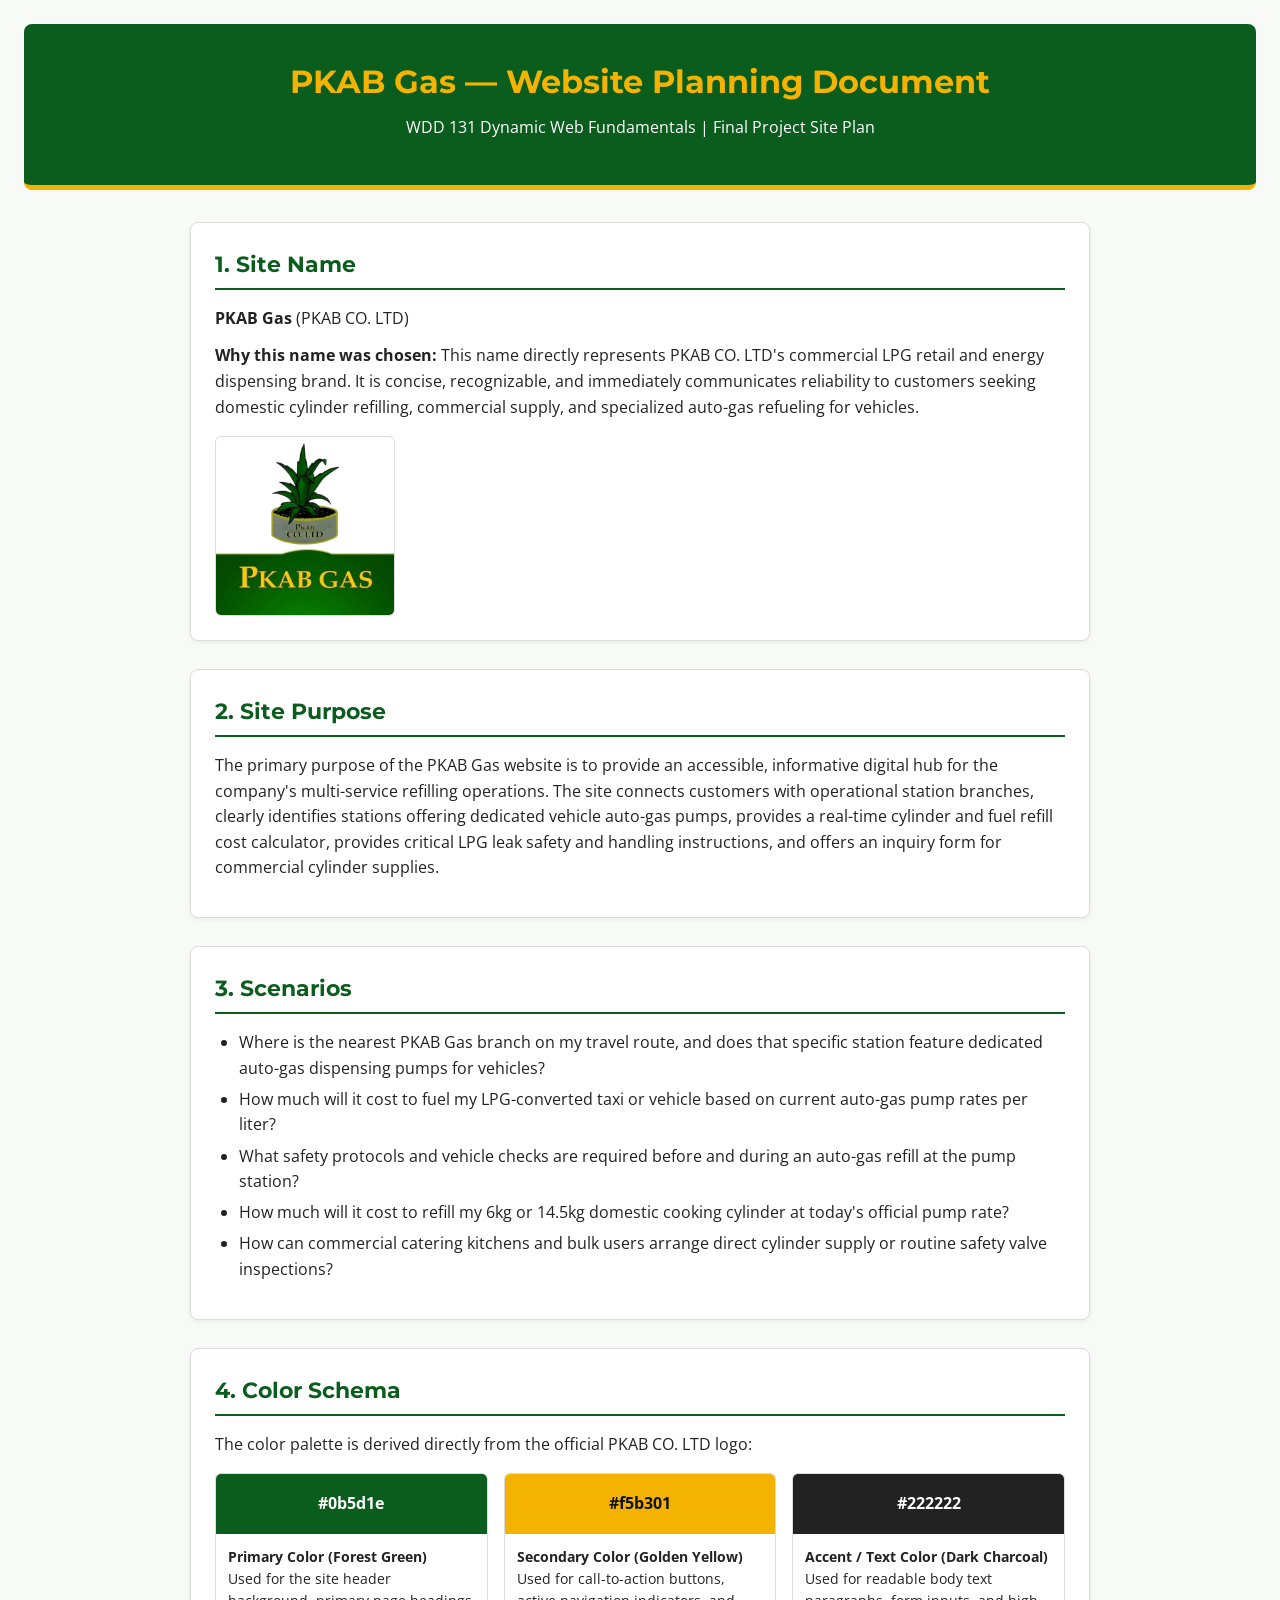
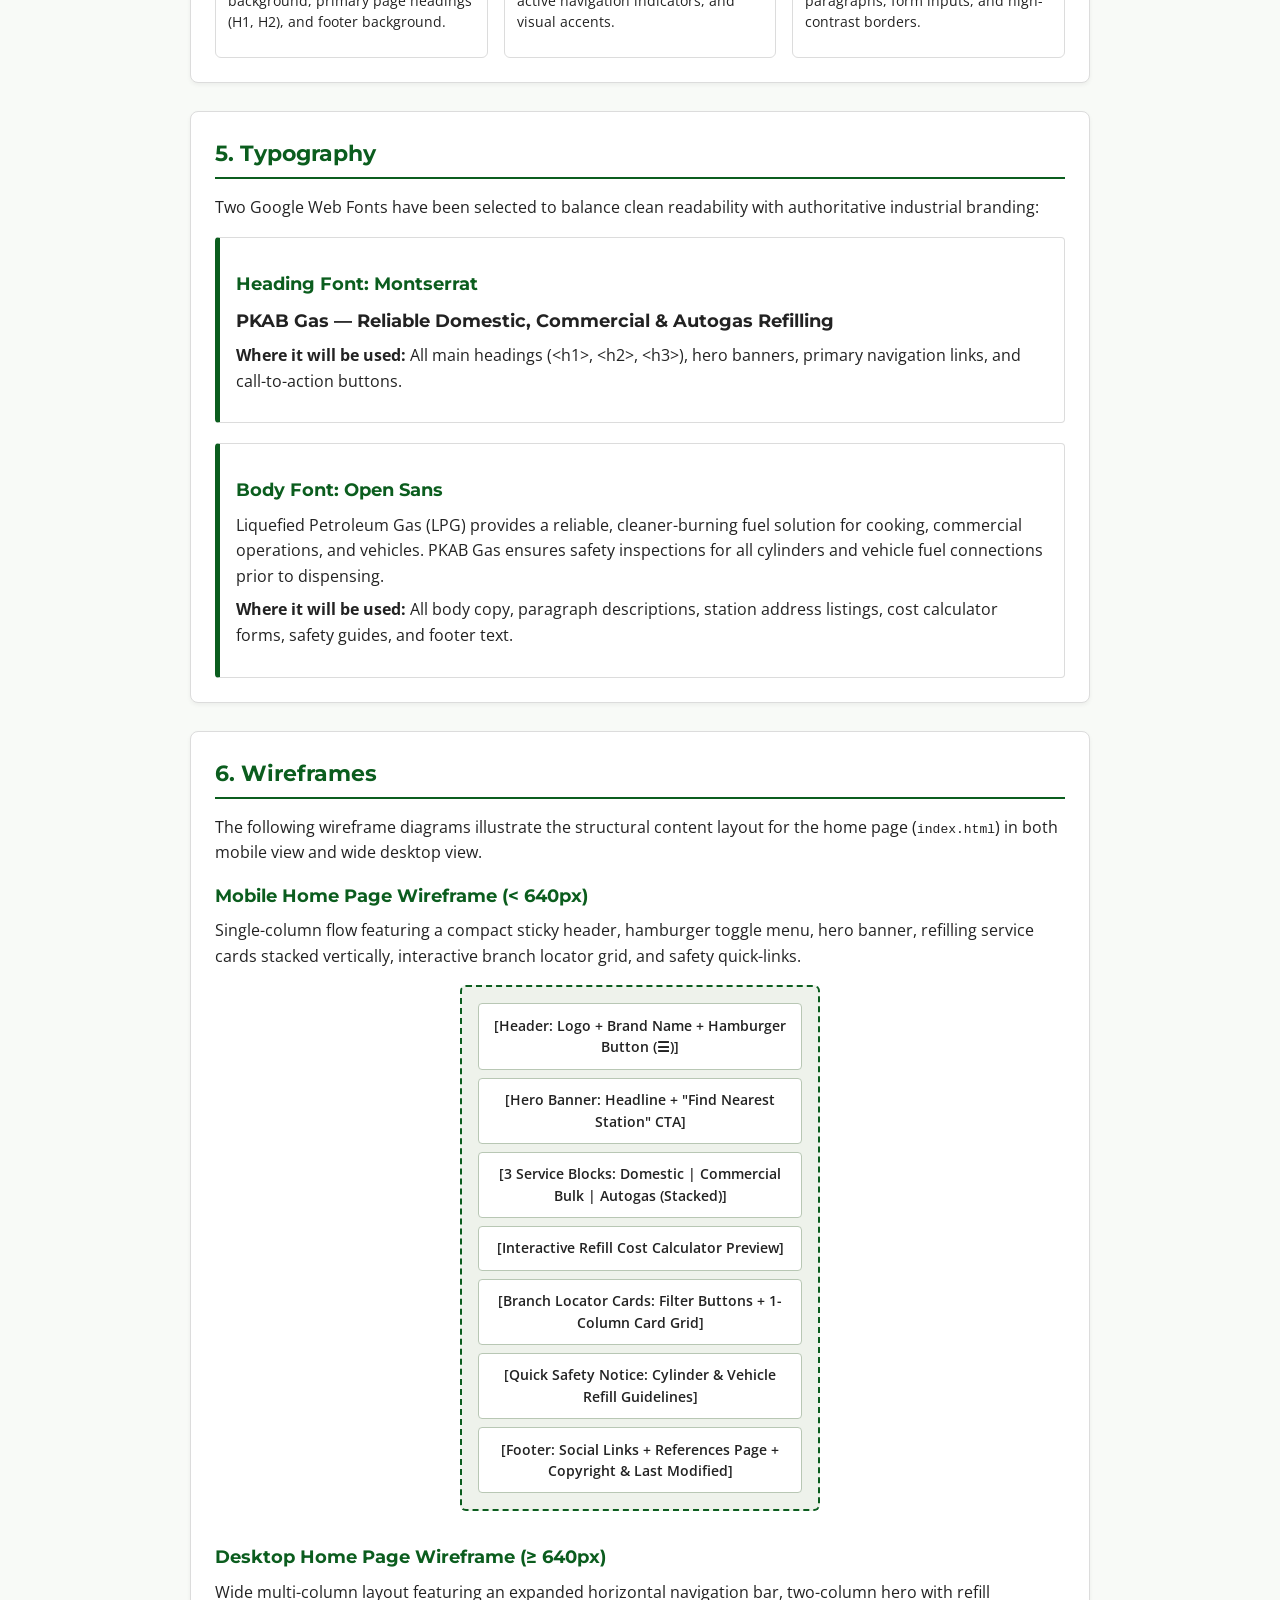
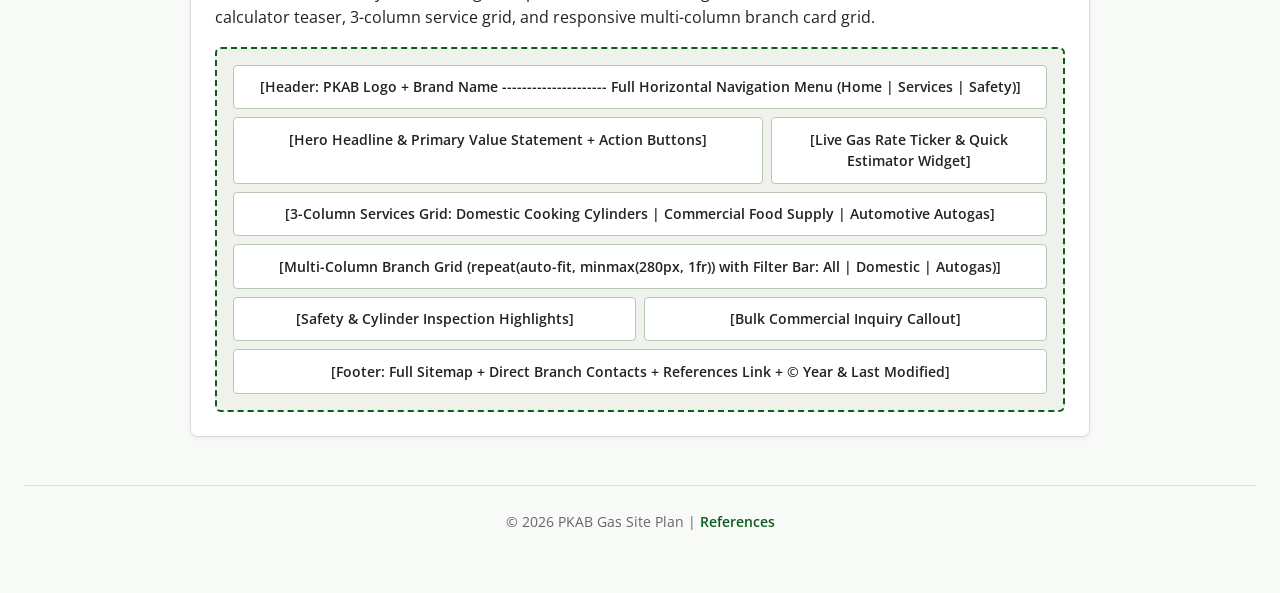
<file: project/siteplan.html>
<!DOCTYPE html>
<html lang="en">

<head>
    <meta charset="UTF-8">
    <meta name="viewport" content="width=device-width, initial-scale=1.0">
    <title>PKAB Gas - Website Planning Document</title>
    <meta name="description"
        content="Website planning document for PKAB Gas, detailing branding, target audience scenarios, color schema, typography, and wireframe layouts.">
    <meta name="author" content="Gabriel Awushie - Tetteh">
    <link rel="preconnect" href="https://fonts.googleapis.com">
    <link rel="preconnect" href="https://fonts.gstatic.com" crossorigin>
    <link rel="stylesheet"
        href="https://fonts.googleapis.com/css2?family=Montserrat:wght@600;700&family=Open+Sans:wght@400;600&display=swap">
    <link rel="stylesheet" href="styles/siteplan.css">
</head>

<body>

    <header>
        <h1>PKAB Gas — Website Planning Document</h1>
        <p>WDD 131 Dynamic Web Fundamentals | Final Project Site Plan</p>
    </header>

    <main>
        <!-- 1. Site Name -->
        <section>
            <h2>1. Site Name</h2>
            <p><strong>PKAB Gas</strong> (PKAB CO. LTD)</p>
            <p>
                <strong>Why this name was chosen:</strong> This name directly represents PKAB CO. LTD's commercial LPG
                retail and energy dispensing brand. It is concise, recognizable, and immediately communicates
                reliability to customers seeking domestic cylinder refilling, commercial supply, and specialized
                auto-gas refueling for vehicles.
            </p>
            <img src="images/pkabgas-logo.jpg" alt="PKAB Gas Logo" class="site-logo">
        </section>

        <!-- 2. Site Purpose -->
        <section>
            <h2>2. Site Purpose</h2>
            <p>
                The primary purpose of the PKAB Gas website is to provide an accessible, informative digital hub for the
                company's multi-service refilling operations. The site connects customers with operational station
                branches, clearly identifies stations offering dedicated vehicle auto-gas pumps, provides a real-time
                cylinder and fuel refill cost calculator, provides critical LPG leak safety and handling instructions,
                and offers an inquiry form for commercial cylinder supplies.
            </p>
        </section>

        <!-- 3. Scenarios -->
        <section>
            <h2>3. Scenarios</h2>
            <ul>
                <li>Where is the nearest PKAB Gas branch on my travel route, and does that specific station feature
                    dedicated auto-gas dispensing pumps for vehicles?</li>
                <li>How much will it cost to fuel my LPG-converted taxi or vehicle based on current auto-gas pump rates
                    per liter?</li>
                <li>What safety protocols and vehicle checks are required before and during an auto-gas refill at the
                    pump station?</li>
                <li>How much will it cost to refill my 6kg or 14.5kg domestic cooking cylinder at today's official pump
                    rate?</li>
                <li>How can commercial catering kitchens and bulk users arrange direct cylinder supply or routine safety
                    valve inspections?</li>
            </ul>
        </section>

        <!-- 4. Color Schema -->
        <section>
            <h2>4. Color Schema</h2>
            <p>
                The color palette is derived directly from the official PKAB CO. LTD logo:
            </p>
            <div class="color-palette">
                <div class="color-card">
                    <div class="color-swatch swatch-primary">#0b5d1e</div>
                    <div class="color-info">
                        <strong>Primary Color (Forest Green)</strong>
                        <p>Used for the site header background, primary page headings (H1, H2), and footer background.
                        </p>
                    </div>
                </div>

                <div class="color-card">
                    <div class="color-swatch swatch-secondary">#f5b301</div>
                    <div class="color-info">
                        <strong>Secondary Color (Golden Yellow)</strong>
                        <p>Used for call-to-action buttons, active navigation indicators, and visual accents.</p>
                    </div>
                </div>

                <div class="color-card">
                    <div class="color-swatch swatch-dark">#222222</div>
                    <div class="color-info">
                        <strong>Accent / Text Color (Dark Charcoal)</strong>
                        <p>Used for readable body text paragraphs, form inputs, and high-contrast borders.</p>
                    </div>
                </div>
            </div>
        </section>

        <!-- 5. Typography -->
        <section>
            <h2>5. Typography</h2>
            <p>
                Two Google Web Fonts have been selected to balance clean readability with authoritative industrial
                branding:
            </p>

            <div class="font-preview">
                <div class="font-specimen heading-specimen">
                    <h3>Heading Font: Montserrat</h3>
                    <p class="sample-heading">PKAB Gas — Reliable Domestic, Commercial &amp; Autogas Refilling</p>
                    <p>
                        <strong>Where it will be used:</strong> All main headings (&lt;h1&gt;, &lt;h2&gt;, &lt;h3&gt;),
                        hero banners, primary navigation links, and call-to-action buttons.
                    </p>
                </div>

                <div class="font-specimen body-specimen">
                    <h3>Body Font: Open Sans</h3>
                    <p class="sample-body">
                        Liquefied Petroleum Gas (LPG) provides a reliable, cleaner-burning fuel solution for cooking,
                        commercial operations, and vehicles. PKAB Gas ensures safety inspections for all cylinders and
                        vehicle fuel connections prior to dispensing.
                    </p>
                    <p>
                        <strong>Where it will be used:</strong> All body copy, paragraph descriptions, station address
                        listings, cost calculator forms, safety guides, and footer text.
                    </p>
                </div>
            </div>
        </section>

        <!-- 6. Wireframes -->
        <section>
            <h2>6. Wireframes</h2>
            <p>
                The following wireframe diagrams illustrate the structural content layout for the home page
                (<code>index.html</code>) in both mobile view and wide desktop view.
            </p>

            <h3>Mobile Home Page Wireframe (&lt; 640px)</h3>
            <p>Single-column flow featuring a compact sticky header, hamburger toggle menu, hero banner, refilling
                service cards stacked vertically, interactive branch locator grid, and safety quick-links.</p>

            <div class="wireframe-diagram mobile-wireframe">
                <div class="wf-box">[Header: Logo + Brand Name + Hamburger Button (☰)]</div>
                <div class="wf-box">[Hero Banner: Headline + &quot;Find Nearest Station&quot; CTA]</div>
                <div class="wf-box">[3 Service Blocks: Domestic | Commercial Bulk | Autogas (Stacked)]</div>
                <div class="wf-box">[Interactive Refill Cost Calculator Preview]</div>
                <div class="wf-box">[Branch Locator Cards: Filter Buttons + 1-Column Card Grid]</div>
                <div class="wf-box">[Quick Safety Notice: Cylinder &amp; Vehicle Refill Guidelines]</div>
                <div class="wf-box">[Footer: Social Links + References Page + Copyright &amp; Last Modified]</div>
            </div>

            <h3 class="desktop-wireframe-heading">Desktop Home Page Wireframe (&ge; 640px)</h3>
            <p>Wide multi-column layout featuring an expanded horizontal navigation bar, two-column hero with refill
                calculator teaser, 3-column service grid, and responsive multi-column branch card grid.</p>

            <div class="wireframe-diagram desktop-wireframe">
                <div class="wf-box">[Header: PKAB Logo + Brand Name --------------------- Full Horizontal Navigation
                    Menu (Home | Services | Safety)]</div>
                <div class="wf-row">
                    <div class="wf-box wf-col-2">[Hero Headline &amp; Primary Value Statement + Action Buttons]</div>
                    <div class="wf-box wf-col-1">[Live Gas Rate Ticker &amp; Quick Estimator Widget]</div>
                </div>
                <div class="wf-box">[3-Column Services Grid: Domestic Cooking Cylinders | Commercial Food Supply |
                    Automotive Autogas]</div>
                <div class="wf-box">[Multi-Column Branch Grid (repeat(auto-fit, minmax(280px, 1fr)) with Filter Bar: All
                    | Domestic | Autogas)]</div>
                <div class="wf-row">
                    <div class="wf-box wf-col-1">[Safety &amp; Cylinder Inspection Highlights]</div>
                    <div class="wf-box wf-col-1">[Bulk Commercial Inquiry Callout]</div>
                </div>
                <div class="wf-box">[Footer: Full Sitemap + Direct Branch Contacts + References Link + &copy; Year &amp;
                    Last Modified]</div>
            </div>
        </section>
    </main>

    <footer>
        <p>&copy; <span id="currentyear">2026</span> PKAB Gas Site Plan | <a href="references.html">References</a></p>
    </footer>

</body>

</html>
</file>
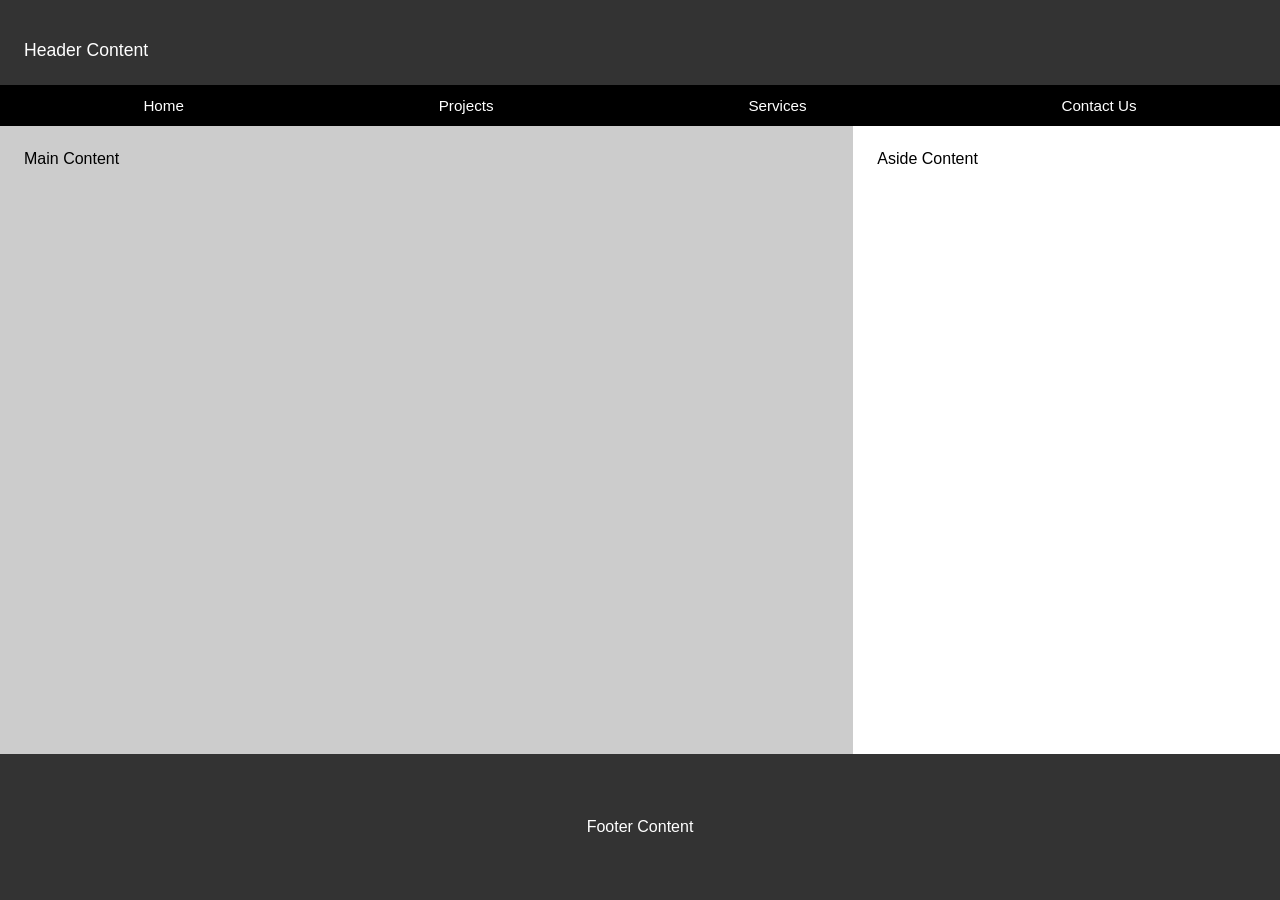
<file: week01/basic-layout.html>
<!DOCTYPE html>
<html lang="en">

<head>
    <meta charset="UTF-8">
    <meta name="viewport" content="width=device-width, initial-scale=1.0">
    <title>Gabriel Awushie - Tetteh | WDD 131 HTML and CSS Review</title>
    <link rel="stylesheet" href="styles/basic-layout.css">
</head>

<body>
    <header>
        <div class="header-content">Header Content</div>
        <nav>
            <a href="#">Home</a>
            <a href="#">Projects</a>
            <a href="#">Services</a>
            <a href="#">Contact Us</a>
        </nav>
    </header>

    <main>
        <p>Main Content</p>
    </main>

    <aside>
        <p>Aside Content</p>
    </aside>

    <footer>
        <p>Footer Content</p>
    </footer>
</body>

</html>
</file>
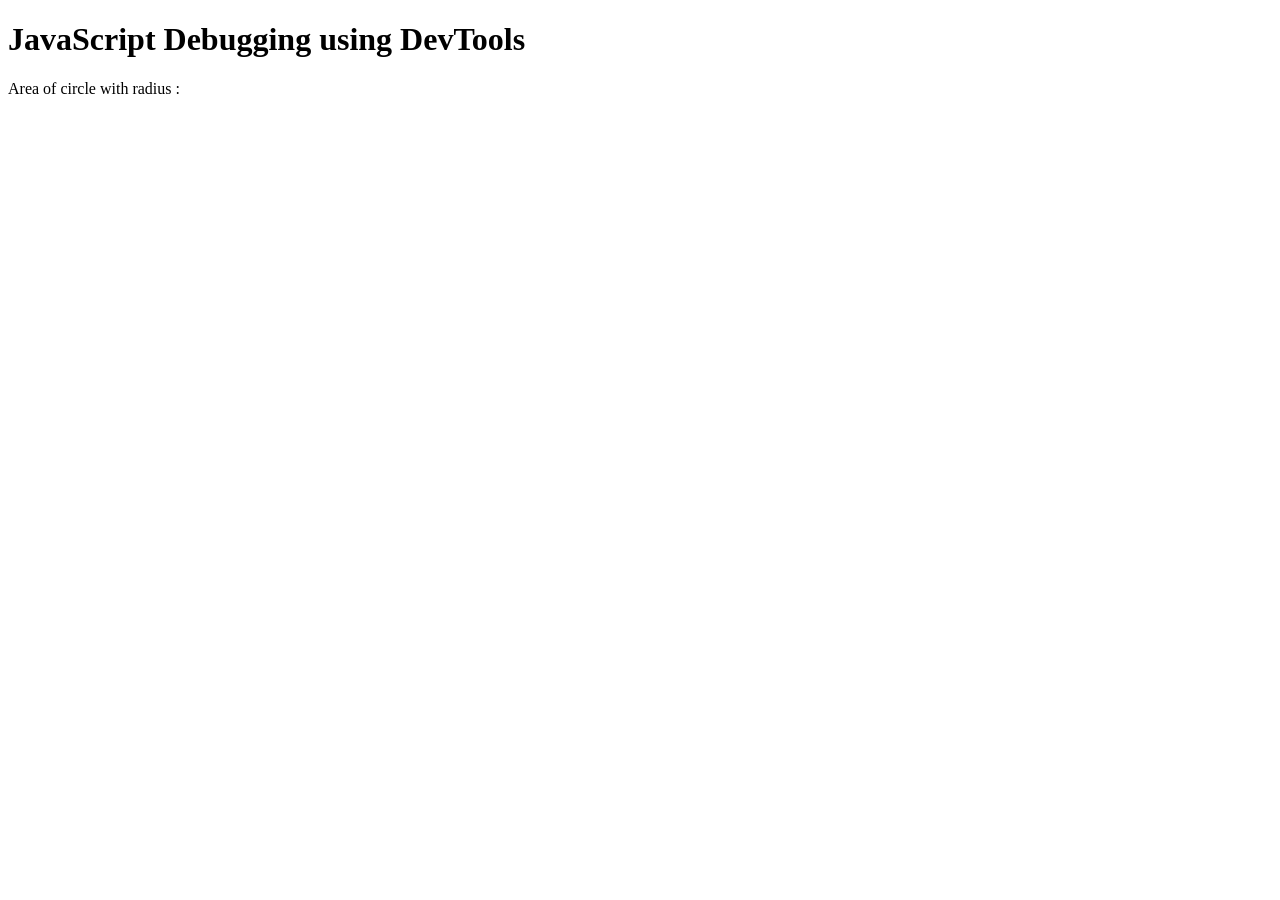
<file: week02/debugging.html>
<!DOCTYPE html>
<html lang="en">
<head>
    <meta charset="UTF-8">
    <meta name="viewport" content="width=device-width, initial-scale=1.0">
    <title>JavaScript Debugging</title>
    <script src="scripts/debugging.js" defer></script>
</head>
<body>
    <h1>JavaScript Debugging using DevTools</h1>
    <p>Area of circle with radius <span id="radius"></span>: <span id="area"></span></p>
</body>
</html>
</file>
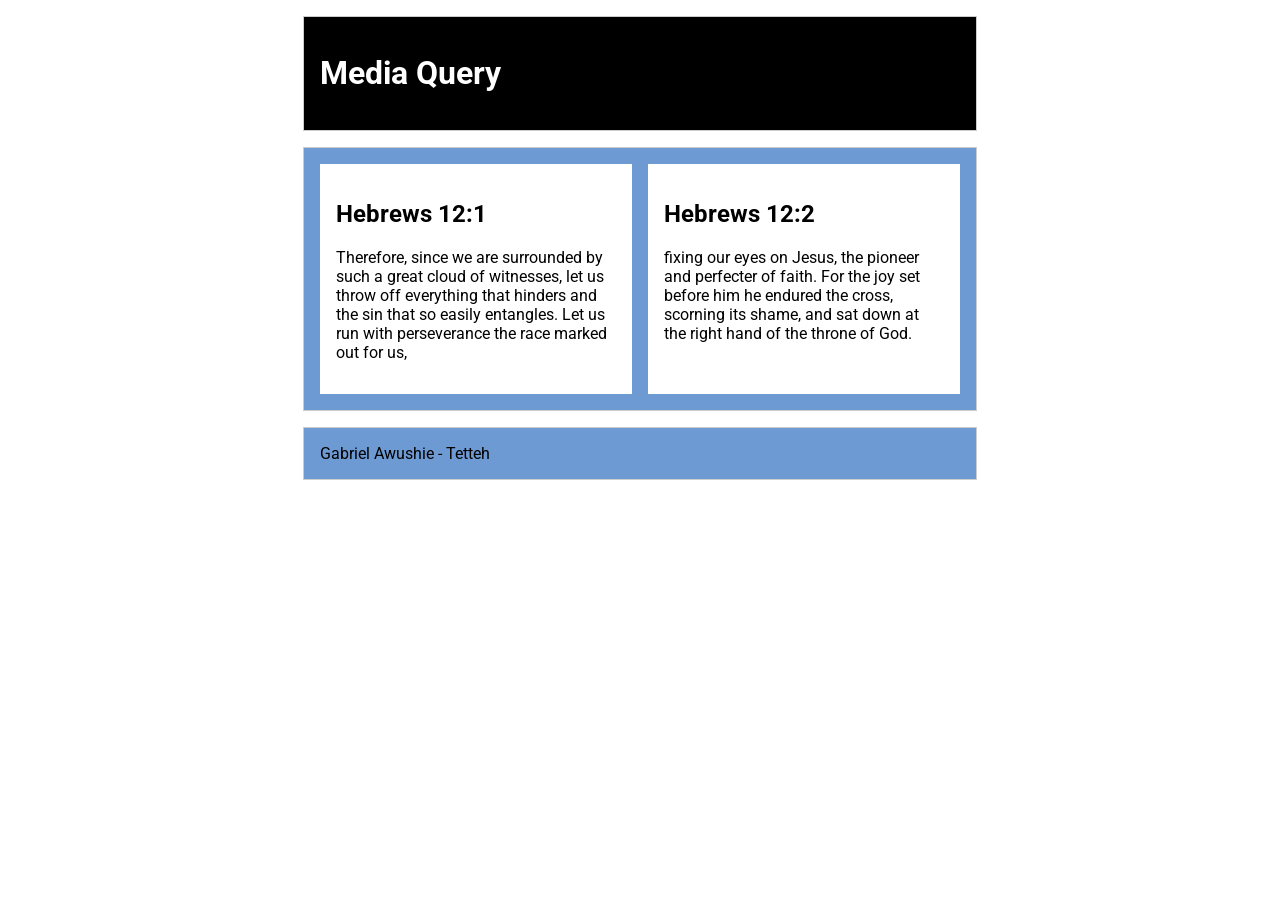
<file: week02/media-query.html>
<!DOCTYPE html>
<html lang="en">

<head>
    <meta charset="UTF-8">
    <meta name="viewport" content="width=device-width, initial-scale=1.0">
    <meta name="description" content="Media Query">
    <meta name="author" content="Gabriel Awushie - Tetteh">
    <title>Document</title>
   
    <link rel="stylesheet" href="styles/media-query.css">
    <link rel="stylesheet" href="styles/media-query-large.css">
    <link rel="preconnect" href="https://fonts.googleapis.com">
    <link rel="preconnect" href="https://fonts.gstatic.com" crossorigin>
    <link href="https://fonts.googleapis.com/css2?family=Roboto&display=swap" rel="stylesheet">

</head>

<body>
    <header>
        <h1>Media Query</h1>
    </header>
    <main>
        <section>
            <h2>Hebrews 12:1</h2>
            <p>Therefore, since we are surrounded by such a great cloud of witnesses, let us throw off everything that hinders and the sin that so easily entangles. Let us run with perseverance the race marked out for us,</p>
        </section>
        <section>
            <h2>Hebrews 12:2</h2>
            <p>fixing our eyes on Jesus, the pioneer and perfecter of faith. For the joy set before him he endured the cross, scorning its shame, and sat down at the right hand of the throne of God.</p>
        </section>
    </main>
    <footer>
        Gabriel Awushie - Tetteh
    </footer>    

</body>

</html>
</file>
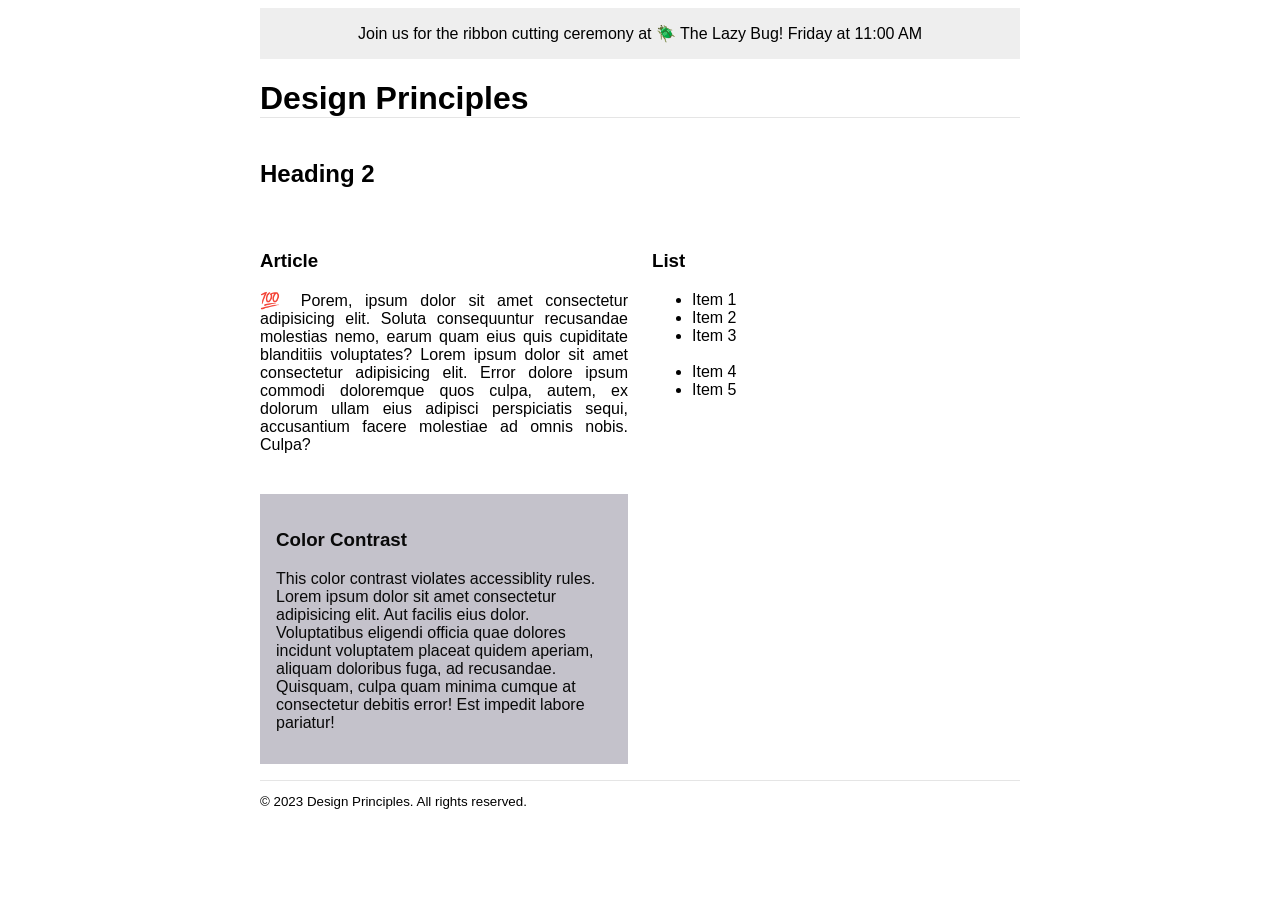
<file: week03/design.html>
<!DOCTYPE html>
<html lang="en">
<head>
    <meta charset="UTF-8">
    <meta name="viewport" content="width=device-width, initial-scale=1.0">
    <meta name="description" content="Design principles WDD131">
    <meta name="author" content="Gabriel Awushie-Tetteh">
    <title>Design principles WDD131</title>
    <link rel="stylesheet" href="styles/design.css">
</head>

<body>
    <header>
        <div class="banner">
            
                Join us for the ribbon cutting ceremony at 🪲 The Lazy Bug!
                Friday at 11:00 AM
        
        </div>
        <h1>Design Principles</h1>
    </header>
    <main>
        <h2>Heading 2</h2>
        <section>
            <h3>Article</h3>
            <article>
                <p>💯 Porem, ipsum dolor sit amet consectetur adipisicing elit. Soluta consequuntur recusandae molestias
                    nemo, earum quam eius quis cupiditate blanditiis voluptates? Lorem ipsum dolor sit amet consectetur
                    adipisicing elit. Error dolore ipsum commodi doloremque quos culpa, autem, ex dolorum ullam eius
                    adipisci perspiciatis sequi, accusantium facere molestiae ad omnis nobis. Culpa?</p>
            </article>
        </section>
        <section>
            <h3>List</h3>
            <ul>
                <li>Item 1</li>
                <li>Item 2</li>
                <li>Item 3<br><br></li>
                <li>Item 4</li>
                <li>Item 5</li>
            </ul>
        </section>
        <div class="callout">
            <h3>Color Contrast</h3>
            <p>This color contrast violates accessiblity rules. Lorem ipsum dolor sit amet consectetur adipisicing elit. Aut
                facilis eius dolor. Voluptatibus eligendi officia quae dolores incidunt voluptatem placeat quidem aperiam,
                aliquam doloribus fuga, ad recusandae. Quisquam, culpa quam minima cumque at consectetur debitis error! Est
                impedit labore pariatur!</p>
        </div>
    </main>
    <footer>
        <p>&copy; 2023 Design Principles. All rights reserved.</p>
    </footer>
    
</body>
</html>
</file>
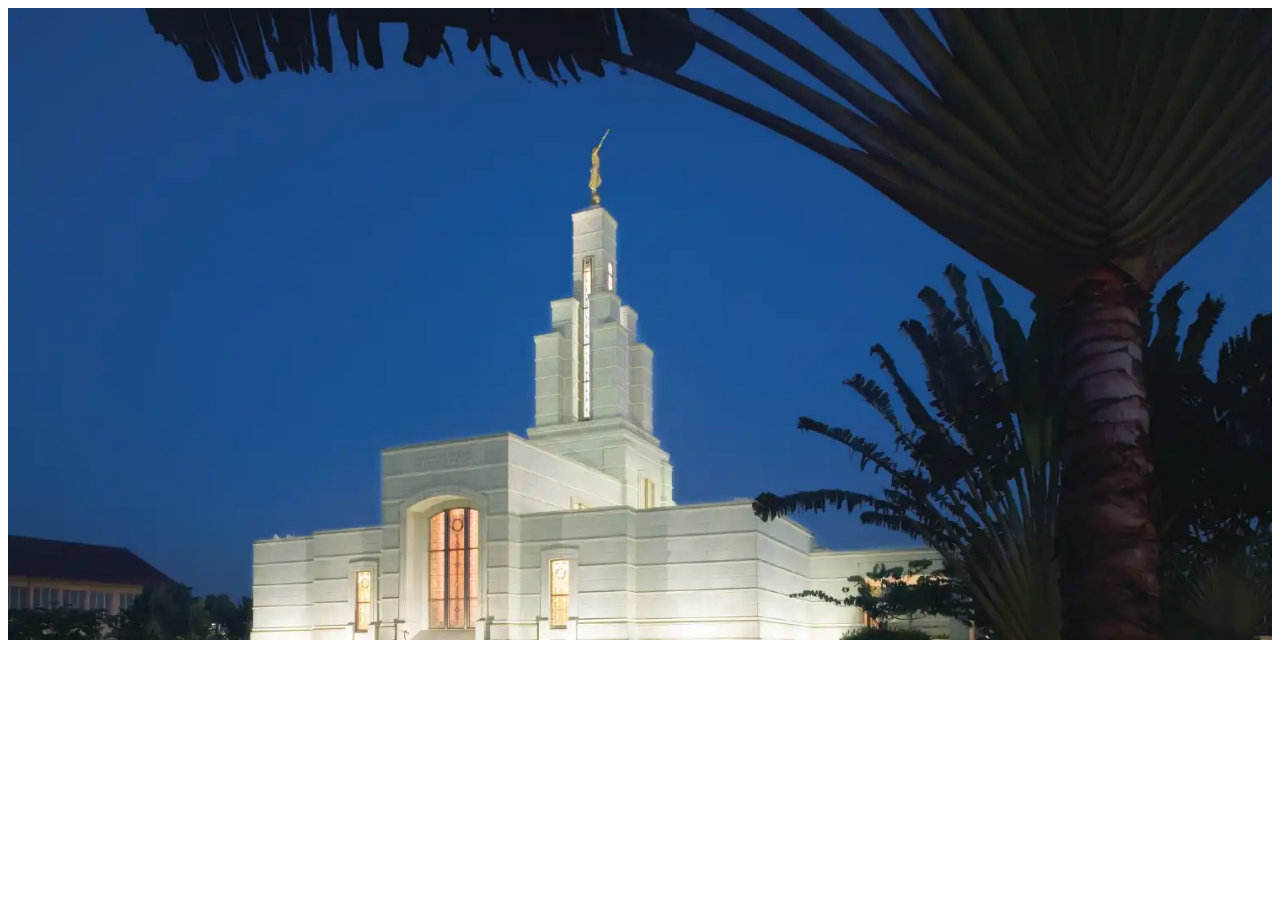
<file: week03/responsive-images.html>
<!DOCTYPE html>
<html lang="en">

<head>
    <meta charset="UTF-8">
    <meta name="viewport" content="width=device-width, initial-scale=1.0">
    <meta name="description" content="Responsive images WDD131">
    <meta name="author" content="Gabriel Awushie-Tetteh">
    <title>Responsive Images wdd131</title>
    <link rel="stylesheet" href="styles/responsive-images.css">
</head>

<body>
    <main>
        <div class="hero">
            <picture>

                <source srcset="images/heroe-large.webp" media="(min-width: 1000px)">
                <source srcset="images/heroe-medium.webp" media="(min-width: 500px)">
                <img src="images/heroe-small.webp" alt="Temple Name Hero Image" width="1500" height="750">
            </picture>
        </div>
    </main>
</body>

</html>
</file>
<file: styles/base.css>
/* =========================================================
   1. ROOT VARIABLES & GLOBAL RESET
   ========================================================= */
:root {
    --primary-color: #1b4332;
    /* Deep Forest Emerald */
    --secondary-color: #2d3748;
    /* Slate Charcoal (Navbar) */
    --accent-color: #d97706;
    /* Warm Amber / Gold (Hover) */
    --bg-light: #f7fafc;
    /* Soft Clean Gray/White */
    --card-bg: #ffffff;
    /* Card White */
    --text-dark: #1a202c;
    /* High-contrast body text */
    --text-light: #ffffff;
    /* White text for dark headers */
    --border-color: #e2e8f0;
    /* Subtle border gray */
    --font-heading: 'Montserrat', sans-serif;
    --font-body: 'Roboto', sans-serif;
}

* {
    box-sizing: border-box;
    margin: 0;
    padding: 0;
}

body {
    font-family: var(--font-body);
    color: var(--text-dark);
    background-color: var(--bg-light);
    line-height: 1.6;
}

/* =========================================================
   2. HEADER & NAVIGATION
   ========================================================= */
header {
    background-color: var(--primary-color);
    color: var(--text-light);
    text-align: center;
}

/* Step 3.3: Set span in header to display: block */
header span#course-title {
    display: block;
    font-family: var(--font-heading);
    font-size: 1.4rem;
    font-weight: 700;
    padding: 1.25rem 1rem;
    letter-spacing: 0.5px;
}

/* Step 3.4: CSS Flex on navigation nav */
nav {
    display: flex;
    background-color: var(--secondary-color);
}

nav a {
    flex: 1 1 auto;
    display: block;
    color: var(--text-light);
    text-align: center;
    text-decoration: none;
    padding: 0.85rem 0.5rem;
    font-weight: 500;
    font-size: 0.95rem;
    transition: background-color 0.3s ease, color 0.3s ease;
}

/* Step 3.5: Hover effect */
nav a:hover {
    background-color: var(--accent-color);
    color: #ffffff;
}

/* =========================================================
   3. MAIN CONTENT LAYOUT (CSS GRID)
   ========================================================= */
/* Step 3.6: Limited width and centered horizontally */
main {
    max-width: 960px;
    margin: 2rem auto;
    padding: 0 1rem;
    /* Step 3.7: CSS Grid for main column cards */
    display: grid;
    grid-template-columns: 2fr 1fr;
    gap: 1.75rem;
    align-items: start;
}

/* Heading spans across both grid columns */
main h1 {
    grid-column: 1 / -1;
    font-family: var(--font-heading);
    font-size: 2rem;
    text-align: center;
    margin-bottom: 1.5rem;
    color: var(--primary-color);
}

/* Card Containers */
.card {
    background-color: var(--card-bg);
    border: 1px solid var(--border-color);
    border-radius: 8px;
    box-shadow: 0 4px 6px -1px rgba(0, 0, 0, 0.08);
    overflow: hidden;
}

.card h2 {
    font-family: var(--font-heading);
    font-size: 1.2rem;
    background-color: var(--primary-color);
    color: var(--text-light);
    padding: 0.75rem 1rem;
    text-align: center;
}

.card h3 {
    font-family: var(--font-heading);
    font-size: 1.15rem;
    color: var(--primary-color);
    text-align: center;
    margin: 1.5rem 1rem 0.75rem;
    padding-bottom: 0.5rem;
    border-bottom: 1px solid var(--border-color);
}

.card p {
    font-size: 0.95rem;
    color: var(--text-dark);
}

/* Card Internal Layouts (Side-by-side rows) */
.card-row {
    display: grid;
    grid-template-columns: 2fr 1fr;
    gap: 1.25rem;
    align-items: center;
    padding: 1rem 1.25rem;
}

.card-row:last-of-type {
    grid-template-columns: 1fr 2fr;
}

.flag-box {
    text-align: center;
}

.flag-box .caption {
    font-size: 0.8rem;
    font-style: italic;
    margin-top: 0.35rem;
    color: #4a5568;
}

/* Responsive Image Controls */
img {
    max-width: 100%;
    height: auto;
    display: block;
}

.card img {
    margin: 0 auto;
    border-radius: 6px;
    box-shadow: 0 2px 4px rgba(0, 0, 0, 0.12);
}

.card img[src*="profile"] {
    width: 170px;
}

.card img[src*="flag"] {
    width: 200px;
}

/* Resource List in Card 2 */
.card ul {
    list-style-type: disc;
    padding: 1.25rem 2.25rem;
}

.card ul li {
    margin-bottom: 0.75rem;
}

.card ul li a {
    color: var(--primary-color);
    text-decoration: underline;
    font-weight: 500;
}

.card ul li a:hover {
    color: var(--accent-color);
}

/* =========================================================
   4. FOOTER
   ========================================================= */
footer {
    background-color: var(--primary-color);
    color: var(--text-light);
    text-align: center;
    padding: 1.25rem 1rem;
    margin-top: 3rem;
    font-size: 0.9rem;
}

footer p {
    margin: 0.35rem 0;
}

footer #lastModified {
    color: #e2e8f0;
    font-size: 0.85rem;
}

/* =========================================================
   5. RESPONSIVE MEDIA QUERY (Mobile View)
   ========================================================= */
@media (max-width: 768px) {
    main {
        grid-template-columns: 1fr;
    }

    nav {
        flex-direction: column;
    }

    .card-row,
    .card-row:last-of-type {
        grid-template-columns: 1fr;
        text-align: center;
    }

    .card img {
        margin: 1rem auto;
    }
}
</file>
<file: project/styles/project.css>
/* --- 1. CSS Custom Properties / Design Tokens --- */
:root {
    --primary-color: #0b5d1e;
    /* Forest Green */
    --primary-dark: #073d13;
    --secondary-color: #f5b301;
    /* Golden Yellow */
    --secondary-hover: #d99e00;
    --text-charcoal: #222222;
    --text-muted: #555555;
    --bg-light: #f8f9fa;
    --card-bg: #ffffff;
    --border-light: #e0e0e0;
    --font-heading: 'Montserrat', sans-serif;
    --font-body: 'Open Sans', sans-serif;
    --border-radius: 8px;
    --transition: all 0.3s ease;
}

/* --- 2. Global Resets & Document Setup --- */
* {
    box-sizing: border-box;
    margin: 0;
    padding: 0;
}

html {
    scroll-behavior: smooth;
}

body {
    font-family: var(--font-body);
    color: var(--text-charcoal);
    background-color: var(--bg-light);
    line-height: 1.6;
    min-height: 100vh;
    display: flex;
    flex-direction: column;
}

main {
    flex: 1;
}

img {
    max-width: 100%;
    height: auto;
    display: block;
}

a {
    color: var(--primary-color);
    text-decoration: none;
    transition: var(--transition);
}

a:hover {
    color: var(--secondary-hover);
}

h1,
h2,
h3 {
    font-family: var(--font-heading);
    line-height: 1.25;
}

h2 {
    color: var(--primary-color);
    font-size: 1.8rem;
    text-align: center;
    margin-bottom: 0.5rem;
}

.section-desc {
    text-align: center;
    color: var(--text-muted);
    max-width: 650px;
    margin: 0 auto 2rem auto;
}

/* --- 3. Header & Navigation --- */
header {
    background-color: var(--primary-color);
    color: #ffffff;
    position: sticky;
    top: 0;
    z-index: 1000;
    border-bottom: 3px solid var(--secondary-color);
    box-shadow: 0 2px 10px rgba(0, 0, 0, 0.15);
}

.header-container {
    max-width: 1200px;
    margin: 0 auto;
    padding: 0.75rem 1.5rem;
    display: flex;
    justify-content: space-between;
    align-items: center;
}

.brand-link {
    display: flex;
    align-items: center;
    gap: 0.75rem;
    color: #ffffff;
}

.brand-logo {
    border-radius: 50%;
    object-fit: cover;
    background-color: #ffffff;
}

.brand-title {
    font-family: var(--font-heading);
    font-size: 1.35rem;
    font-weight: 700;
    display: block;
}

.brand-tagline {
    font-size: 0.75rem;
    color: var(--secondary-color);
    display: block;
}

/* Mobile Hamburger Toggle */
#menu-toggle {
    display: flex;
    flex-direction: column;
    justify-content: space-around;
    width: 32px;
    height: 26px;
    background: transparent;
    border: none;
    cursor: pointer;
    padding: 0;
}

#menu-toggle span {
    width: 100%;
    height: 3px;
    background-color: #ffffff;
    border-radius: 2px;
    transition: var(--transition);
}

/* Primary Navigation Drawer */
#primary-nav {
    display: none;
    position: absolute;
    top: 100%;
    left: 0;
    width: 100%;
    background-color: var(--primary-dark);
    box-shadow: 0 4px 10px rgba(0, 0, 0, 0.2);
}

#primary-nav.open {
    display: block;
}

#primary-nav ul {
    list-style: none;
    display: flex;
    flex-direction: column;
}

#primary-nav a {
    display: block;
    padding: 1rem 1.5rem;
    color: #ffffff;
    font-weight: 600;
    border-bottom: 1px solid rgba(255, 255, 255, 0.1);
}

#primary-nav a:hover,
#primary-nav a.active {
    background-color: var(--primary-color);
    color: var(--secondary-color);
}

/* --- 4. Hero Section & Estimator Card --- */
.hero-wrapper {
    background: linear-gradient(180deg, rgba(0, 0, 0, 0.12) 0%, transparent 20%),
        linear-gradient(135deg, var(--primary-color), var(--primary-dark));
    color: #ffffff;
    padding: 3.5rem 1.5rem;
    width: 100%;
}

.hero-container {
    max-width: 1200px;
    margin: 0 auto;
    display: flex;
    flex-direction: column;
    gap: 2.5rem;
}

.hero-wrapper h1,
.hero-container h1 {
    color: #ffffff;
    font-size: 2.2rem;
    margin-bottom: 1rem;
}

.hero-slogan {
    display: block;
    color: var(--secondary-color);
    font-family: var(--font-heading);
    font-weight: 700;
    font-size: 0.9rem;
    letter-spacing: 1.5px;
    text-transform: uppercase;
    margin-bottom: 0.75rem;
}

.hero-content p {
    font-size: 1.05rem;
    color: #e8f5e9;
    margin-bottom: 1.75rem;
    line-height: 1.6;
}

.hero-buttons {
    display: flex;
    flex-wrap: wrap;
    gap: 1rem;
}

/* Reusable Buttons */
.btn {
    display: inline-block;
    padding: 0.85rem 1.5rem;
    font-weight: 700;
    font-family: var(--font-heading);
    font-size: 0.95rem;
    text-align: center;
    border-radius: var(--border-radius);
    border: 2px solid transparent;
    cursor: pointer;
    transition: var(--transition);
}

.btn-accent {
    background-color: var(--secondary-color);
    color: var(--text-charcoal);
}

.btn-accent:hover {
    background-color: var(--secondary-hover);
    color: #000000;
}

.btn-outline {
    background-color: transparent;
    color: #ffffff;
    border-color: #ffffff;
}

.btn-outline:hover {
    background-color: #ffffff;
    color: var(--primary-color);
}

/* Estimator Card & Form */
.calc-card {
    background: var(--card-bg);
    color: var(--text-charcoal);
    border-radius: var(--border-radius);
    box-shadow: 0 8px 24px rgba(0, 0, 0, 0.15);
    padding: 1.75rem;
    border-top: 5px solid var(--secondary-color);
}

.calc-card h2 {
    font-size: 1.45rem;
    text-align: left;
    margin-bottom: 0.25rem;
}

.calc-intro {
    font-size: 0.9rem;
    color: var(--text-muted);
    margin-bottom: 1.25rem;
}

/* Semantic Fieldset & Legend Reset */
.calc-card fieldset {
    border: none;
    padding: 0;
    margin: 0;
}

.calc-card legend {
    position: absolute;
    width: 1px;
    height: 1px;
    padding: 0;
    margin: -1px;
    overflow: hidden;
    clip: rect(0, 0, 0, 0);
    white-space: nowrap;
    border: 0;
}

.form-group {
    margin-bottom: 1rem;
}

.form-group label {
    display: block;
    font-weight: 600;
    font-size: 0.9rem;
    margin-bottom: 0.35rem;
}

.required {
    color: #dc3545;
    font-weight: bold;
}

.form-group select,
.form-group input {
    width: 100%;
    padding: 0.75rem;
    border: 1px solid var(--border-light);
    border-radius: var(--border-radius);
    font-family: var(--font-body);
    font-size: 1rem;
    transition: var(--transition);
}

.form-group select:focus,
.form-group input:focus {
    outline: none;
    border-color: var(--primary-color);
    box-shadow: 0 0 0 3px rgba(11, 93, 30, 0.2);
}

.calc-card #calc-btn {
    width: 100%;
    margin-top: 0.5rem;
}

.calc-result {
    margin-top: 1.25rem;
    padding-top: 1rem;
    border-top: 1px solid var(--border-light);
}

.calc-result strong {
    color: var(--primary-color);
    font-size: 1.25rem;
}

.calc-result small {
    display: block;
    margin-top: 0.35rem;
    color: var(--text-muted);
    font-size: 0.75rem;
}

/* --- 5. Content Sections (Services & Stations) --- */
.services-section,
.branches-section,
#safety-rules,
#references-section {
    max-width: 1200px;
    margin: 3.5rem auto;
    padding: 0 1.5rem;
}

/* 3-Column Services Grid */
.services-grid {
    display: grid;
    grid-template-columns: 1fr;
    gap: 1.5rem;
}

.service-card {
    background-color: var(--card-bg);
    padding: 1.5rem;
    border-radius: var(--border-radius);
    border: 1px solid var(--border-light);
    border-top: 4px solid var(--primary-color);
    box-shadow: 0 4px 12px rgba(0, 0, 0, 0.05);
}

.service-card h3 {
    color: var(--primary-color);
    font-size: 1.25rem;
    margin-bottom: 0.5rem;
}

.service-card.highlight-card {
    border-top-color: var(--secondary-color);
}

/* Branch Filter Controls */
.filter-controls {
    display: flex;
    justify-content: center;
    flex-wrap: wrap;
    gap: 0.5rem;
    margin-bottom: 2rem;
}

.filter-btn {
    padding: 0.5rem 1.25rem;
    border: 1px solid var(--primary-color);
    background-color: transparent;
    color: var(--primary-color);
    border-radius: 20px;
    font-weight: 600;
    cursor: pointer;
    transition: var(--transition);
}

.filter-btn:hover,
.filter-btn.active {
    background-color: var(--primary-color);
    color: #ffffff;
}

/* Branch Cards Grid (Generated by JavaScript) */
.branches-grid {
    display: grid;
    grid-template-columns: 1fr;
    gap: 1.5rem;
}

.branch-card {
    background-color: var(--card-bg);
    border-radius: var(--border-radius);
    padding: 1.5rem;
    border: 1px solid var(--border-light);
    box-shadow: 0 4px 12px rgba(0, 0, 0, 0.05);
    display: flex;
    flex-direction: column;
    justify-content: space-between;
}

.branch-card h3 {
    color: var(--primary-color);
    margin-bottom: 0.75rem;
    font-size: 1.2rem;
}

.branch-card p {
    font-size: 0.95rem;
    margin-bottom: 0.35rem;
    color: var(--text-muted);
}

.branch-card p strong {
    color: var(--text-charcoal);
}

.branch-badge {
    display: inline-block;
    align-self: flex-start;
    margin-top: 1rem;
    padding: 0.35rem 0.75rem;
    font-size: 0.8rem;
    font-weight: 600;
    border-radius: 4px;
    background-color: #e8f5e9;
    color: var(--primary-color);
    border: 1px solid #c8e6c9;
}

/* --- 6. Callout Boxes & Lower Imagery --- */
.callout-row {
    max-width: 1200px;
    margin: 0 auto 3.5rem auto;
    padding: 0 1.5rem;
    display: grid;
    grid-template-columns: 1fr;
    gap: 1.5rem;
}

.callout-box {
    background-color: #ffffff;
    border-left: 5px solid var(--primary-color);
    padding: 1.5rem;
    border-radius: 0 var(--border-radius) var(--border-radius) 0;
    box-shadow: 0 4px 12px rgba(0, 0, 0, 0.05);
    display: flex;
    flex-direction: column;
}

.callout-box img {
    width: 100%;
    height: 220px;
    object-fit: cover;
    border-radius: calc(var(--border-radius) - 2px);
    margin-bottom: 1.25rem;
}

.callout-box h3 {
    color: var(--primary-color);
    margin-bottom: 0.5rem;
}

/* Sticky Header Scroll Offset for Navigation Anchors */
#services,
#calculator,
#stations {
    scroll-margin-top: 85px;
}

/* --- 7. Footer --- */
footer {
    background-color: var(--primary-dark);
    color: #ffffff;
    text-align: center;
    padding: 2rem 1.5rem;
    margin-top: auto;
}

.footer-container {
    max-width: 1200px;
    margin: 0 auto;
}

.footer-container p {
    margin: 0.35rem 0;
    font-size: 0.9rem;
}

.footer-container a {
    color: var(--secondary-color);
}

.footer-container a:hover {
    text-decoration: underline;
}

/* --- 8. Responsive Media Queries (Desktop View >= 640px) --- */
@media screen and (min-width: 640px) {

    /* Desktop Navigation */
    #menu-toggle {
        display: none;
    }

    #primary-nav {
        display: block;
        position: static;
        width: auto;
        background: transparent;
        box-shadow: none;
    }

    #primary-nav ul {
        flex-direction: row;
        gap: 0.5rem;
    }

    #primary-nav a {
        padding: 0.5rem 1rem;
        border-bottom: none;
        border-radius: var(--border-radius);
    }

    /* Two-column side-by-side Hero row */
    .hero-container {
        display: grid;
        grid-template-columns: 1.15fr 0.85fr;
        align-items: center;
        gap: 3rem;
    }

    /* Multi-column Grid Layouts */
    .services-grid,
    .branches-grid {
        grid-template-columns: repeat(2, 1fr);
    }

    .callout-row {
        grid-template-columns: repeat(2, 1fr);
    }
}

@media screen and (min-width: 992px) {

    .services-grid,
    .branches-grid {
        grid-template-columns: repeat(3, 1fr);
    }
}
</file>
<file: styles/form.css>
:root {
    --primary: #3a225d;
    --primary-light: #52307c;
    --secondary: #efac3e;
    --neutral-dark: #222222;
    --neutral-light: #f7f6f9;
    --white: #ffffff;
    --border: #cccccc;
    --radius: 6px;
}

* {
    box-sizing: border-box;
    margin: 0;
    padding: 0;
}

body {
    font-family: 'Open Sans', system-ui, -apple-system, sans-serif;
    background-color: var(--neutral-light);
    color: var(--neutral-dark);
    line-height: 1.5;
    padding: 1rem;
}

header {
    background-color: var(--primary);
    color: var(--white);
    padding: 1.5rem 1rem;
    text-align: center;
    border-radius: var(--radius);
    margin-bottom: 2rem;
}

header h1 {
    font-size: 1.75rem;
}

main {
    max-width: 600px;
    margin: 0 auto;
}

/* Form Container */
form {
    background: var(--white);
    padding: 2rem;
    border: 1px solid var(--border);
    border-radius: var(--radius);
    box-shadow: 0 4px 10px rgba(0, 0, 0, 0.05);
}

/* Form Fields & Labels */
form>label {
    display: block;
    font-weight: 600;
    margin-top: 1.25rem;
    margin-bottom: 0.35rem;
}

form>label:first-of-type {
    margin-top: 0;
}

.optional {
    font-size: 0.85rem;
    font-weight: 400;
    color: #555555;

}

input[type="text"],
input[type="date"],
select,
textarea {
    width: 100%;
    padding: 0.65rem;
    border: 1px solid var(--border);
    border-radius: var(--radius);
    font-size: 1rem;
    font-family: inherit;
    background-color: #fff;
}

input[type="text"]:focus,
input[type="date"]:focus,
select:focus,
textarea:focus {
    outline: 2px solid var(--primary-light);
    border-color: transparent;
}

/* Fieldset Styling */
fieldset {
    border: 1px solid var(--border);
    border-radius: var(--radius);
    padding: 1rem 1.2rem;
    margin-top: 1.25rem;
}

legend {
    font-weight: 600;
    padding: 0 0.5rem;
    color: var(--neutral-dark);
}

.subtext {
    font-size: 0.85rem;
    color: #555555;
    margin-bottom: 0.5rem;
}

/* Star Rating Radio Row */
.stars {
    display: flex;
    justify-content: space-between;
    max-width: 320px;
    margin-top: 0.5rem;
}

.stars label {
    display: flex;
    flex-direction: column;
    align-items: center;
    cursor: pointer;
    font-size: 1.2rem;
    color: #d19000;
}

.stars input[type="radio"] {
    margin-bottom: 0.3rem;
    cursor: pointer;
}

/* Checkbox Labels */
.features-fieldset label {
    display: block;
    margin: 0.4rem 0;
    cursor: pointer;
}

.features-fieldset input[type="checkbox"] {
    margin-right: 0.5rem;
}

/* Submit Button */
input[type="submit"] {
    display: block;
    width: 100%;
    margin-top: 1.75rem;
    padding: 0.85rem 1.5rem;
    background-color: var(--primary);
    color: var(--white);
    border: none;
    border-radius: var(--radius);
    font-size: 1.1rem;
    font-weight: 600;
    cursor: pointer;
    transition: background-color 0.2s ease-in-out;
}

input[type="submit"]:hover {
    background-color: var(--primary-light);
}

/* Confirmation Card (review.html) */
.confirmation-card {
    background: var(--white);
    padding: 2rem;
    border: 1px solid var(--border);
    border-radius: var(--radius);
    text-align: center;
}

.confirmation-card h2 {
    color: var(--primary);
    margin-bottom: 0.75rem;
}

.confirmation-card p {
    margin-bottom: 1rem;
}

.cta-link {
    display: inline-block;
    padding: 0.65rem 1.25rem;
    background-color: var(--primary);
    color: var(--white);
    text-decoration: none;
    border-radius: var(--radius);
    font-weight: 600;
}

.cta-link:hover {
    background-color: var(--primary-light);
}

/* Footer */
footer {
    text-align: center;
    margin-top: 3rem;
    padding: 1.5rem;
    font-size: 0.9rem;
    color: #4a4a4a;
    /* Changed from #555555 to exceed 7:1 AAA contrast */
    border-top: 1px solid var(--border);
}

/* Responsive Layout */
@media screen and (min-width: 600px) {
    body {
        padding: 2.5rem 1rem;
    }

    form {
        padding: 2.5rem 3rem;
    }

    header h1 {
        font-size: 2.2rem;
    }

    .stars {
        max-width: 360px;
    }
}
</file>
<file: styles/place.css>
:root {
    --ghana-red: #b30e20;
    --ghana-gold: #fcd116;
    --ghana-green: #005230;
    --ghana-black: #111111;
    --card-bg: rgba(255, 255, 255, 0.92);
    --text-color: #1a1a1a;
    --font-family: 'Segoe UI', Tahoma, Geneva, Verdana, sans-serif;
}

* {
    box-sizing: border-box;
    margin: 0;
    padding: 0;
}

body {
    font-family: var(--font-family);
    color: var(--text-color);
    background-color: #f4f5f4;
    display: flex;
    flex-direction: column;
    align-items: center;
    min-height: 100vh;
}

header {
    width: 100%;
    max-width: 950px;
    background-color: var(--ghana-red);
    color: #ffffff;
    text-align: center;
    padding: 1.25rem 1rem;
    border-bottom: 6px solid var(--ghana-green);
    box-shadow: 0 3px 6px rgba(0, 0, 0, 0.15);
}

header h1 {
    font-size: 2.2rem;
    letter-spacing: 2px;
    text-transform: uppercase;
}

main {
    width: 100%;
    max-width: 950px;
}

.hero {
    width: 100%;
    position: relative;
    display: flex;
    flex-direction: column;
}

.hero picture,
.hero picture img {
    display: block;
    width: 100%;
    height: auto;
    object-fit: cover;
}

.card {
    background-color: var(--card-bg);
    margin: 1.25rem auto;
    width: 90%;
    padding: 1.5rem;
    border-radius: 6px;
    box-shadow: 0 4px 12px rgba(17, 17, 17, 0.15);
    border-left: 6px solid var(--ghana-gold);
}

.card h2 {
    background-color: var(--ghana-green);
    color: #ffffff;
    padding: 0.35rem 0.9rem;
    font-size: 1.2rem;
    display: inline-block;
    border-radius: 3px;
    margin-bottom: 0.85rem;
    border-bottom: 2px solid var(--ghana-gold);
}

.weather-icon-mobile {
    text-align: center;
    margin: 0.5rem 0 1rem;
}

.weather-icon-mobile img {
    width: 48px;
    height: 48px;
}

.stats-list {
    list-style: none;
}

.stats-list li {
    display: flex;
    justify-content: space-between;
    padding: 0.45rem 0;
    border-bottom: 1px solid rgba(17, 17, 17, 0.1);
    font-size: 0.95rem;
}

.stats-list .label {
    font-weight: 700;
    color: var(--ghana-black);
}

.stats-list .value {
    color: #333333;
}

footer {
    width: 100%;
    max-width: 950px;
    background-color: var(--ghana-green);
    color: #ffffff;
    text-align: center;
    padding: 1.25rem 1rem;
    margin-top: auto;
    border-top: 5px solid var(--ghana-gold);
}

footer p {
    margin: 0.25rem 0;
    font-size: 0.95rem;
    font-weight: 600;
}

@media (min-width: 768px) {
    .hero {
        display: block;
    }

    .data-card {
        position: absolute;
        top: 2rem;
        left: 2rem;
        width: 290px;
        margin: 0;
    }

    .weather-card {
        position: absolute;
        bottom: 2rem;
        right: 2rem;
        width: 290px;
        margin: 0;
    }

    .weather-icon-mobile {
        display: none;
    }

    .weather-card h2::after {
        content: "";
        display: inline-block;
        width: 26px;
        height: 26px;
        background-image: url("../images/weather.svg");
        background-size: contain;
        background-repeat: no-repeat;
        background-position: center;
        vertical-align: middle;
        margin-left: 0.5rem;
    }
}
</file>
<file: styles/temples.css>
/* ===================================================
   1. GLOBAL RESET & DESIGN TOKENS
   =================================================== */
* {
    box-sizing: border-box;
    margin: 0;
    padding: 0;
}

:root {
    --primary-color: #0d3b4c;
    /* Deep Aegean Teal */
    --accent-color: #c9933b;
    /* Warm Muted Gold */
    --body-bg: #f4f7f8;
    /* Soft tinted background */
    --card-bg: #ffffff;
    /* Pure white cards */
    --text-color: #1a252c;
    /* Charcoal slate */
    --white: #ffffff;
    --font-main: 'Roboto', Arial, sans-serif;
}

body {
    font-family: var(--font-main);
    color: var(--text-color);
    background-color: var(--body-bg);
    line-height: 1.6;
}

/* ===================================================
   2. HEADER & MOBILE NAVIGATION (FLEX)
   =================================================== */
header {
    background-color: var(--primary-color);
    color: var(--white);
    display: flex;
    flex-direction: column;
    padding: 0.75rem 1rem;
    box-shadow: 0 2px 8px rgba(0, 0, 0, 0.15);
}

.header-bar {
    display: flex;
    justify-content: space-between;
    align-items: center;
    width: 100%;
}

/* Container for Title + Hamburger Button */
header span {
    font-size: 1.5rem;
    font-weight: 700;
    letter-spacing: 0.5px;
}

/* Hamburger button */
#menu {
    font-size: 1.75rem;
    background: none;
    border: none;
    color: var(--white);
    cursor: pointer;
    position: absolute;
    top: 0.75rem;
    right: 1rem;
}

#menu::before {
    content: "☰";
}

#menu.open::before {
    content: "✕";
}

/* Navigation flex list */
nav {
    display: flex;
    flex-direction: column;
    width: 100%;
}

nav ul {
    list-style: none;
    display: none;
    /* Collapsed by default on mobile */
    flex-direction: column;
    width: 100%;
    margin-top: 0.75rem;
}

nav ul.open {
    display: flex;
    /* Displayed when toggled via temples.js */
}

nav a {
    display: block;
    color: var(--white);
    text-decoration: none;
    padding: 0.75rem 1rem;
    text-align: center;
    font-size: 1.1rem;
    border-bottom: 1px solid rgba(255, 255, 255, 0.1);
    transition: background-color 0.2s ease, border-left 0.2s ease;
}

/* Hover & Focus states */
nav a:hover,
nav a:focus {
    background-color: rgba(255, 255, 255, 0.15);
    color: var(--accent-color);
}

/* ===================================================
   3. MAIN CONTENT & GALLERY (CSS GRID - MOBILE)
   =================================================== */
main {
    max-width: 980px;
    margin: 0 auto;
    padding: 1.5rem 1rem;
}

main h1 {
    text-align: center;
    margin-bottom: 1.5rem;
    font-size: 1.8rem;
    color: var(--primary-color);
}

/* CSS Grid: 1 column by default on mobile */
.gallery {
    display: grid;
    grid-template-columns: 1fr;
    gap: 1.75rem;
    justify-items: center;
}

figure {
    background-color: var(--card-bg);
    border: 1px solid #d8e2e6;
    border-top: 4px solid var(--accent-color);
    border-radius: 6px;
    overflow: hidden;
    box-shadow: 0 4px 10px rgba(0, 0, 0, 0.05);
    width: 100%;
    max-width: 320px;
    text-align: center;
    transition: transform 0.2s ease, box-shadow 0.2s ease;
}

figure:hover {
    transform: translateY(-4px);
    box-shadow: 0 8px 16px rgba(0, 0, 0, 0.1);
}

figure img {
    width: 100%;
    height: 220px;
    display: block;
    object-fit: cover;
}

figcaption {
    padding: 0.75rem 0.5rem;
    font-weight: 500;
    font-size: 1rem;
    color: var(--text-color);
}

/* ===================================================
   4. FOOTER
   =================================================== */
footer {
    background-color: var(--primary-color);
    color: var(--white);
    text-align: center;
    padding: 1.25rem 1rem;
    margin-top: 2.5rem;
    font-size: 0.9rem;
    line-height: 1.6;
}

footer p {
    margin: 0.25rem 0;
}
</file>
<file: styles/temples-large.css>
@media only screen and (min-width: 640px) {

    /* Header switch: Horizontal row layout */
    header {
        flex-direction: row;
        justify-content: space-between;
        align-items: center;
        padding: 0.75rem 2rem;
    }

    /* Hide the hamburger button on screens >= 640px */
    #menu {
        display: none;
    }

    /* Nav flexbox: Horizontal row */
    nav {
        width: auto;
    }

    nav ul {
        display: flex !important;
        /* Always visible on desktop */
        flex-direction: row;
        margin-top: 0;
        gap: 0.5rem;
    }

    nav a {
        padding: 0.5rem 0.85rem;
        font-size: 1rem;
        border-bottom: 2px solid transparent;
        border-radius: 4px;
    }

    nav a:hover,
    nav a:focus {
        background-color: rgba(255, 255, 255, 0.12);
        border-bottom: 2px solid var(--accent-color);
    }

    /* Multi-column Grid for Cards (3 per row) */
    .gallery {
        grid-template-columns: repeat(3, 1fr);
        gap: 1.75rem;
    }

    figure {
        max-width: 100%;
    }
}
</file>
<file: project/styles/siteplan.css>
:root {
    --primary-color: #0b5d1e;
    --secondary-color: #f5b301;
    --neutral-dark: #222222;
    --neutral-light: #f8faf7;
    --white: #ffffff;
    --border: #dcdcdc;
}

* {
    box-sizing: border-box;
    margin: 0;
    padding: 0;
}

body {
    font-family: 'Open Sans', sans-serif;
    color: var(--neutral-dark);
    background-color: var(--neutral-light);
    line-height: 1.6;
    padding: 1.5rem;
}

header {
    background-color: var(--primary-color);
    color: var(--white);
    padding: 2rem 1rem;
    text-align: center;
    border-bottom: 5px solid var(--secondary-color);
    border-radius: 8px;
    margin-bottom: 2rem;
}

header h1 {
    font-family: 'Montserrat', sans-serif;
    color: var(--secondary-color);
    font-size: 2rem;
    margin-bottom: 0.5rem;
}

main {
    max-width: 900px;
    margin: 0 auto;
    display: flex;
    flex-direction: column;
    gap: 1.75rem;
}

section {
    background: var(--white);
    border: 1px solid var(--border);
    border-radius: 8px;
    padding: 1.5rem;
    box-shadow: 0 2px 4px rgba(0, 0, 0, 0.05);
}

h2 {
    font-family: 'Montserrat', sans-serif;
    color: var(--primary-color);
    border-bottom: 2px solid var(--primary-color);
    padding-bottom: 0.4rem;
    margin-bottom: 1rem;
    font-size: 1.35rem;
}

h3 {
    font-family: 'Montserrat', sans-serif;
    color: var(--primary-color);
    margin: 1rem 0 0.5rem;
    font-size: 1.1rem;
}

p,
ul {
    margin-bottom: 0.75rem;
}

ul {
    padding-left: 1.5rem;
}

li {
    margin-bottom: 0.35rem;
}

.site-logo {
    display: block;
    max-width: 180px;
    height: auto;
    margin-top: 1rem;
    border-radius: 6px;
    border: 1px solid var(--border);
}

/* Color Schema Swatches */
.color-palette {
    display: grid;
    grid-template-columns: repeat(auto-fit, minmax(200px, 1fr));
    gap: 1rem;
    margin-top: 1rem;
}

.color-card {
    background: var(--white);
    border: 1px solid var(--border);
    border-radius: 6px;
    overflow: hidden;
}

.color-swatch {
    height: 60px;
    display: flex;
    align-items: center;
    justify-content: center;
    font-weight: 700;
}

.swatch-primary {
    background-color: #0b5d1e;
    color: #ffffff;
}

.swatch-secondary {
    background-color: #f5b301;
    color: #111111;
}

.swatch-dark {
    background-color: #222222;
    color: #ffffff;
}

.color-info {
    padding: 0.75rem;
    font-size: 0.85rem;
}

/* Typography Specimens */
.font-preview {
    margin-top: 1rem;
}

.font-specimen {
    border: 1px solid var(--border);
    border-left: 5px solid var(--primary-color);
    padding: 1rem;
    border-radius: 4px;
}

.body-specimen {
    margin-top: 1.25rem;
}

.sample-heading {
    font-family: 'Montserrat', sans-serif;
    font-weight: 700;
    font-size: 1.15rem;
    margin: 0.5rem 0;
}

.sample-body {
    font-family: 'Open Sans', sans-serif;
    margin: 0.5rem 0;
}

/* Wireframe Diagrams */
.desktop-wireframe-heading {
    margin-top: 2rem;
}

.wireframe-diagram {
    margin-top: 1rem;
    padding: 1rem;
    background: #eef2eb;
    border: 2px dashed var(--primary-color);
    border-radius: 6px;
    display: flex;
    flex-direction: column;
    gap: 0.5rem;
}

.wf-box {
    background: var(--white);
    border: 1px solid #b8c7b4;
    padding: 0.65rem;
    border-radius: 4px;
    font-size: 0.85rem;
    font-weight: 600;
    text-align: center;
}

.wf-row {
    display: flex;
    gap: 0.5rem;
}

.wf-col-1 {
    flex: 1;
}

.wf-col-2 {
    flex: 2;
}

.mobile-wireframe {
    max-width: 360px;
    margin: 1rem auto;
}

footer {
    text-align: center;
    margin-top: 3rem;
    padding: 1.5rem;
    font-size: 0.9rem;
    color: #666666;
    border-top: 1px solid var(--border);
}

footer a {
    color: var(--primary-color);
    font-weight: 600;
    text-decoration: none;
}

footer a:hover {
    text-decoration: underline;
}
</file>
<file: week01/styles/basic-layout.css>
* {
    box-sizing: border-box;
    margin: 0;
    padding: 0;
}

body {
    font-family: Arial, Helvetica, sans-serif;
    min-height: 100vh;
    display: grid;
    /* 2 columns: main content is wider (~3fr or ~70%), aside is narrower (~1fr or ~30%) */
    grid-template-columns: 3fr 1.5fr;
    grid-template-rows: auto 1fr auto;
}

/* Header spans both columns */
header {
    grid-column: 1 / -1;
    background-color: #333333;
    color: #ffffff;
}

.header-content {
    padding: 2.5rem 1.5rem 1.5rem;
    font-size: 1.1rem;
}

/* Requirement 2: Use CSS Flex on the navigation menu */
nav {
    display: flex;
    justify-content: space-around;
    align-items: center;
    background-color: #000000;
    padding: 0.75rem 1rem;
}

nav a {
    color: #ffffff;
    text-decoration: none;
    font-size: 0.95rem;
}

nav a:hover {
    text-decoration: underline;
}

/* Main column */
main {
    grid-column: 1 / 2;
    background-color: #cccccc;
    padding: 1.5rem;
    min-height: 350px;
}

/* Aside column */
aside {
    grid-column: 2 / 3;
    background-color: #ffffff;
    padding: 1.5rem;
}

/* Footer spans both columns */
footer {
    grid-column: 1 / -1;
    background-color: #333333;
    color: #ffffff;
    text-align: center;
    padding: 4rem 1rem;
}
</file>
<file: week02/styles/media-query.css>
body {
    font-family: 'Roboto', sans-serif;
}

header,
main,
footer {
    max-width: 640px;
    margin: 1rem auto;
    border: 1px solid #ccc;
    padding: 1rem;
    background-color: #6e9ad3;
    /* bluish / cool slate tone */
}

main {
    display: grid;
    grid-template-columns: 1fr;
    gap: 1rem;
}
section {
    
    padding: 1rem;
    background-color: #ffffff;
    /* light gray / cool slate tone */
}
</file>
<file: week02/styles/media-query-large.css>
@media (min-width: 500px) {
    header {
        background-color: #000;
        color: #fff;
    }

    main {
        grid-template-columns: 1fr 1fr;
    }
}
</file>
<file: week03/styles/design.css>
body {
    font-family: Roboto, helvetica, sans-serif;
}

header,
main,
footer {
    max-width: 760px;
    margin: 0 auto;
}

.banner {
    background-color: #eee;

    padding: 1rem;
    text-align: center;
    font-weight: 500;
}
h1 {
    border-bottom: 1px solid rgba(0, 0, 0, 0.1);
}

main {
    display: grid;
    grid-template-columns: 1fr 1fr;
    gap:1.5rem;
}

main h2 {
    grid-column: 1 / -1;
    /* Spans across both columns */
}

article p {
    text-align: justify;
}

.callout {
    color: #090909;
    background-color: #c4c2cb;
    padding: 1rem;
}

footer {
    margin-top: 1rem;
    border-top: 1px solid rgba(0, 0, 0, 0.1);
    font-size: smaller;
    text-align: left;
}
</file>
<file: week03/styles/responsive-images.css>
.hero {
    width: 100%;
}

.hero img {
    width: 100%;
    height: auto;
    display: block;
}
</file>
